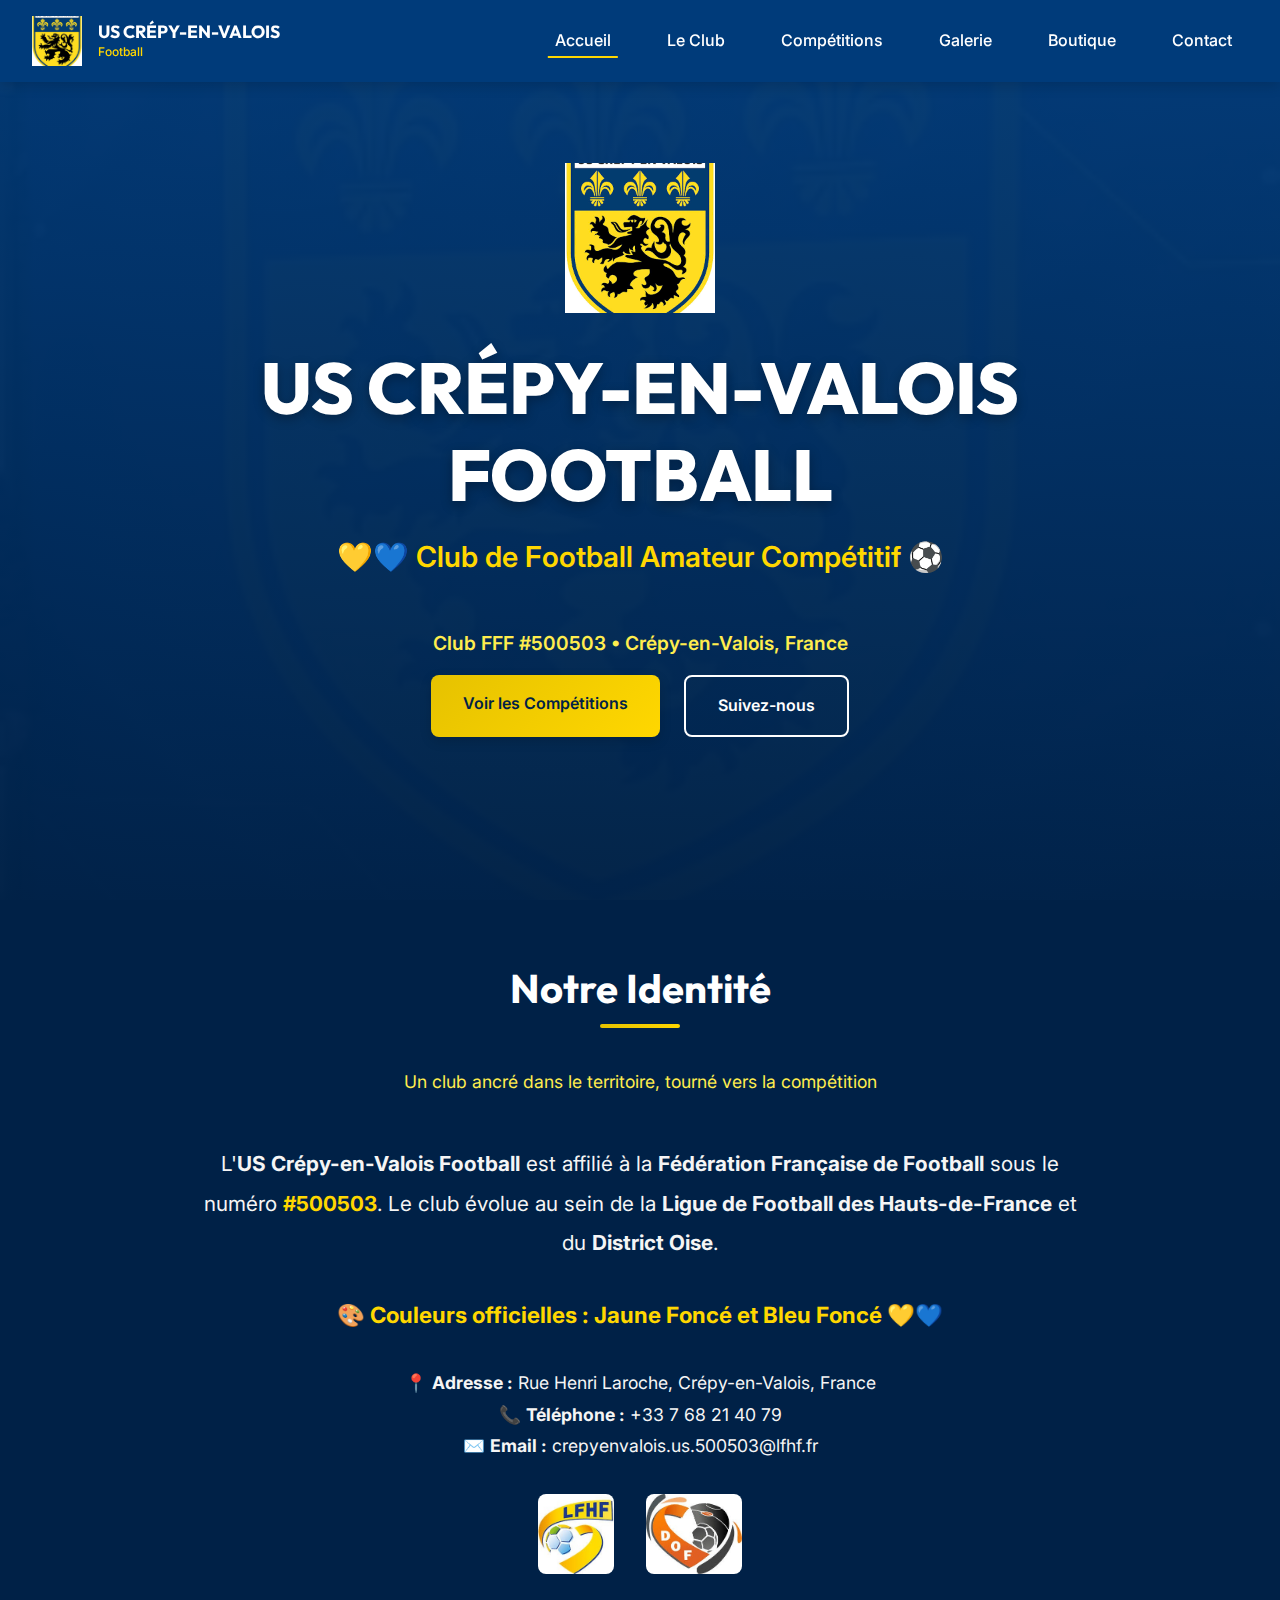
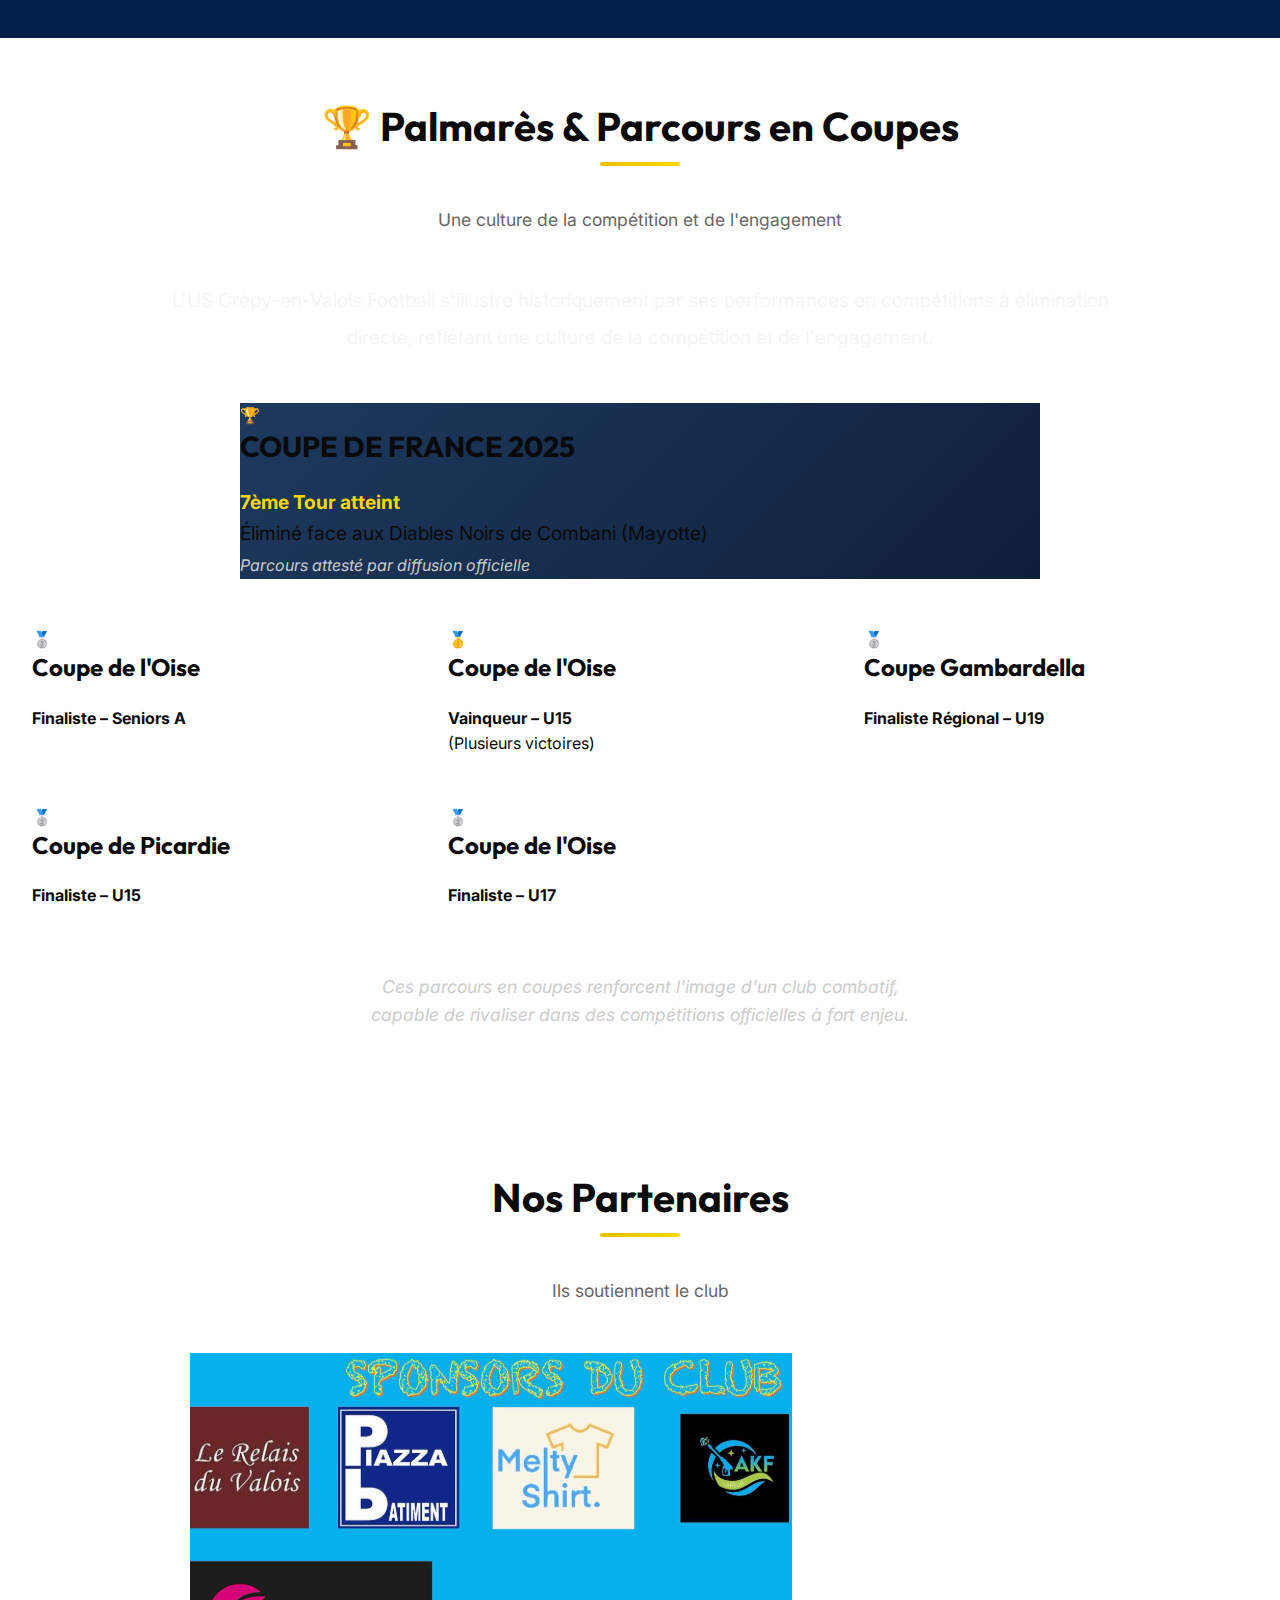
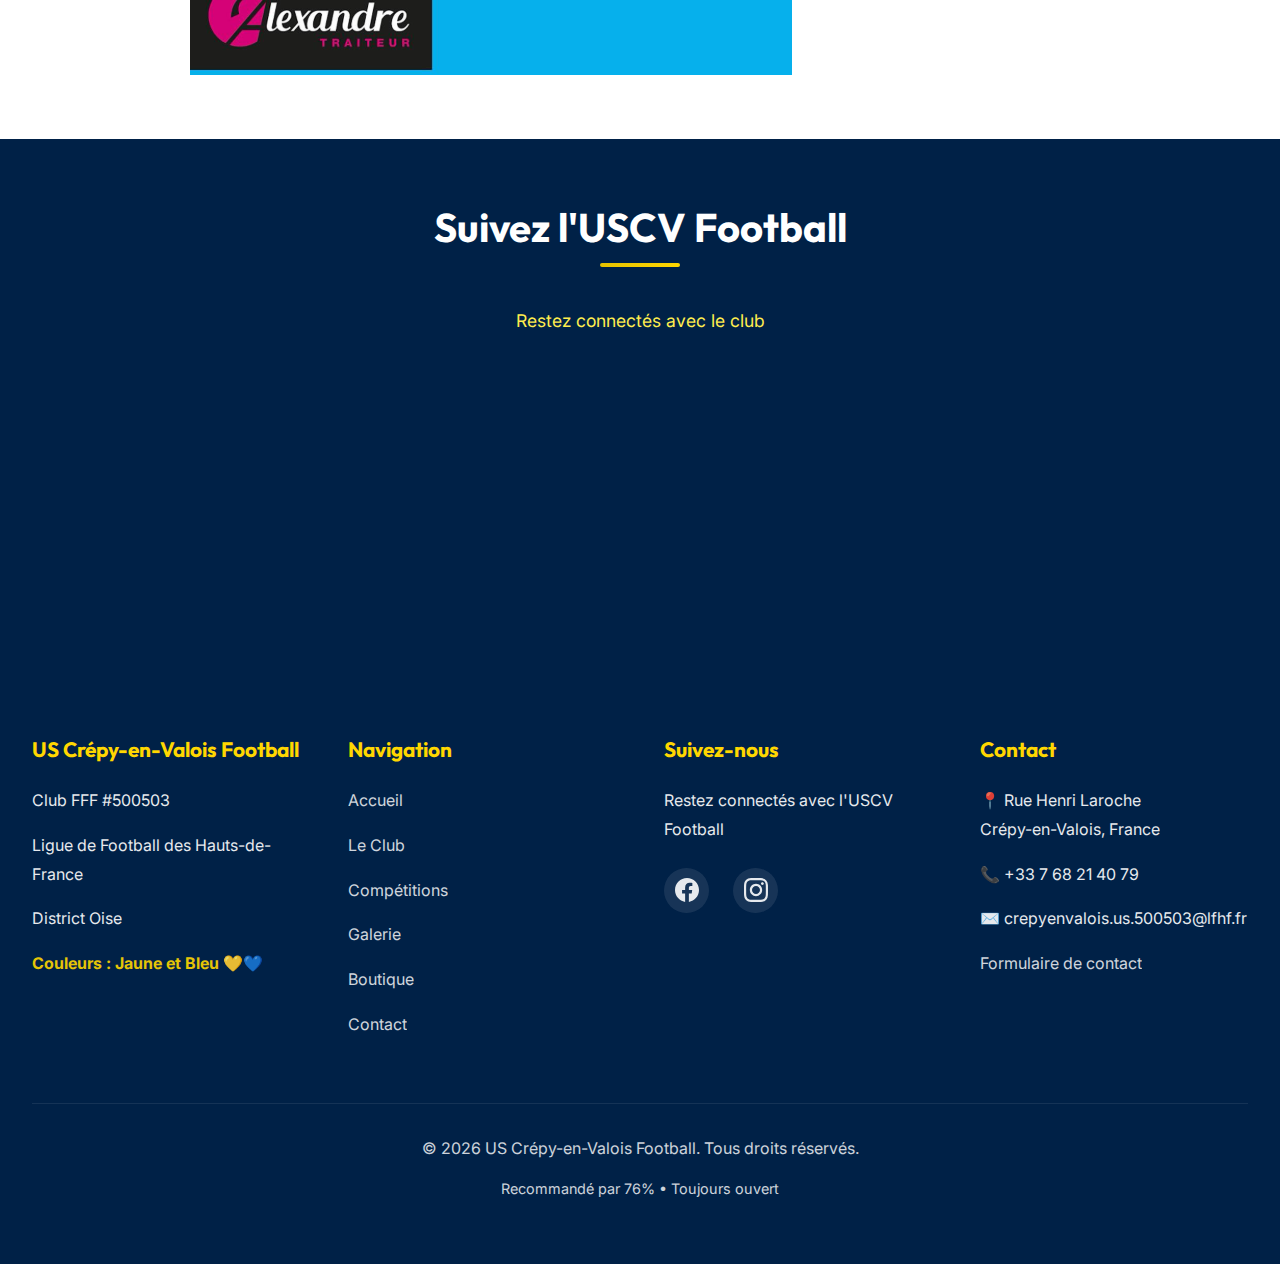
<file: index.html>
<!DOCTYPE html>
<html lang="fr">

<head>
    <meta charset="UTF-8">
    <meta name="viewport" content="width=device-width, initial-scale=1.0">
    <meta name="description"
        content="US Crépy-en-Valois Football - Club FFF #500503 - Page officielle du club de football 💛💙⚽️">
    <meta name="keywords" content="football, Crépy-en-Valois, USCV, Oise, Hauts-de-France, FFF, Coupe de France">
    <title>US Crépy-en-Valois Football - Accueil</title>
    <link rel="stylesheet" href="styles.css">
    <link rel="preconnect" href="https://fonts.googleapis.com">
    <link rel="preconnect" href="https://fonts.gstatic.com" crossorigin>
    <link
        href="https://fonts.googleapis.com/css2?family=Inter:wght@400;500;600;700;800;900&family=Outfit:wght@400;600;700;800;900&display=swap"
        rel="stylesheet">
</head>

<body>
    <!-- Navigation -->
    <nav class="navbar" id="navbar">
        <div class="nav-container">
            <a href="index.html" class="nav-logo">
                <img src="assets/images/logo.png" alt="US Crépy-en-Valois Football Logo">
                <div class="nav-logo-text">
                    <span class="club-name">US CRÉPY-EN-VALOIS</span>
                    <span class="club-location">Football</span>
                </div>
            </a>

            <ul class="nav-menu" id="navMenu">
                <li><a href="index.html" class="active">Accueil</a></li>
                <li><a href="club.html">Le Club</a></li>
                <li><a href="competitions.html">Compétitions</a></li>
                <li><a href="gallery.html">Galerie</a></li>
                <li><a href="boutique.html">Boutique</a></li>
                <li><a href="contact.html">Contact</a></li>
            </ul>

            <div class="nav-toggle" id="navToggle">
                <span></span>
                <span></span>
                <span></span>
            </div>
        </div>
    </nav>

    <!-- Hero Section -->
    <section class="hero">
        <img src="assets/images/blason-officiel.png" alt="Blason US Crépy-en-Valois" class="hero-background">
        <div class="hero-overlay"></div>
        <div class="hero-content">
            <img src="assets/images/logo.png" alt="Logo USCV" class="hero-logo">
            <h1 class="hero-title">US CRÉPY-EN-VALOIS FOOTBALL</h1>
            <p class="hero-subtitle">💛💙 Club de Football Amateur Compétitif ⚽️</p>
            <p style="color: var(--color-gold-light); font-size: 1.2rem; margin-top: 1rem; font-weight: 600;">
                Club FFF #500503 • Crépy-en-Valois, France
            </p>
            <div class="hero-cta">
                <a href="competitions.html" class="btn btn-primary btn-large">Voir les Compétitions</a>
                <a href="https://www.facebook.com/UsCrepyfootball/" target="_blank" rel="noopener noreferrer"
                    class="btn btn-secondary btn-large">Suivez-nous</a>
            </div>
        </div>
    </section>

    <!-- Club Identity Section -->
    <section class="section section-dark">
        <div class="container">
            <div class="section-header">
                <h2 class="section-title">Notre Identité</h2>
                <p class="section-subtitle">Un club ancré dans le territoire, tourné vers la compétition</p>
            </div>

            <div style="max-width: 900px; margin: 0 auto; text-align: center;">
                <p style="font-size: 1.3rem; line-height: 1.9; margin-bottom: 2rem; color: var(--color-gray-light);">
                    L'<strong>US Crépy-en-Valois Football</strong> est affilié à la <strong>Fédération Française de
                        Football</strong>
                    sous le numéro <strong style="color: var(--color-gold-primary);">#500503</strong>. Le club évolue
                    au sein de la <strong>Ligue de Football des
                        Hauts-de-France</strong>
                    et du <strong>District Oise</strong>.
                </p>
                <p
                    style="font-size: 1.4rem; line-height: 1.8; margin-bottom: 2rem; color: var(--color-gold-primary); font-weight: 700;">
                    🎨 Couleurs officielles : Jaune Foncé et Bleu Foncé 💛💙
                </p>
                <p style="font-size: 1.1rem; line-height: 1.8; color: var(--color-gray-light);">
                    📍 <strong>Adresse :</strong> Rue Henri Laroche, Crépy-en-Valois, France<br>
                    📞 <strong>Téléphone :</strong> +33 7 68 21 40 79<br>
                    ✉️ <strong>Email :</strong> crepyenvalois.us.500503@lfhf.fr
                </p>
                <div style="display: flex; justify-content: center; gap: 2rem; margin-top: 2rem; flex-wrap: wrap;">
                    <img src="assets/images/logo-lfhf.jpg" alt="Logo Ligue de Football des Hauts-de-France"
                        style="height: 80px; width: auto; border-radius: 8px;">
                    <img src="assets/images/logo-dof.jpg" alt="Logo District Oise Football"
                        style="height: 80px; width: auto; border-radius: 8px;">
                </div>
            </div>
        </div>
    </section>

    <!-- Palmarès Section -->
    <section class="section section-darker">
        <div class="container">
            <div class="section-header">
                <h2 class="section-title">🏆 Palmarès & Parcours en Coupes</h2>
                <p class="section-subtitle">Une culture de la compétition et de l'engagement</p>
            </div>

            <div style="max-width: 1000px; margin: 0 auto 3rem;">
                <p style="font-size: 1.2rem; line-height: 1.9; text-align: center; color: var(--color-gray-light);">
                    L'US Crépy-en-Valois Football s'illustre historiquement par ses performances en compétitions à
                    élimination directe, reflétant une culture de la compétition et de l'engagement.
                </p>
            </div>

            <!-- Coupe de France Highlight -->
            <div style="max-width: 800px; margin: 0 auto 3rem;">
                <div class="trophy-card" style="background: linear-gradient(135deg, #1E3A5F 0%, #0F1F3A 100%);">
                    <div class="trophy-icon">🏆</div>
                    <h3 class="trophy-title" style="font-size: 1.8rem;">COUPE DE FRANCE 2025</h3>
                    <p class="trophy-description" style="font-size: 1.2rem; margin-top: 1rem;">
                        <strong style="color: var(--color-gold-primary);">7ème Tour atteint</strong><br>
                        Éliminé face aux Diables Noirs de Combani (Mayotte)<br>
                        <em style="color: var(--color-gray-medium); font-size: 1rem;">Parcours attesté par diffusion
                            officielle</em>
                    </p>
                </div>
            </div>

            <!-- Autres Coupes -->
            <div class="card-grid">
                <div class="trophy-card">
                    <div class="trophy-icon">🥈</div>
                    <h4 class="trophy-title">Coupe de l'Oise</h4>
                    <p class="trophy-description">
                        <strong>Finaliste – Seniors A</strong>
                    </p>
                </div>

                <div class="trophy-card">
                    <div class="trophy-icon">🥇</div>
                    <h4 class="trophy-title">Coupe de l'Oise</h4>
                    <p class="trophy-description">
                        <strong>Vainqueur – U15</strong><br>
                        (Plusieurs victoires)
                    </p>
                </div>

                <div class="trophy-card">
                    <div class="trophy-icon">🥈</div>
                    <h4 class="trophy-title">Coupe Gambardella</h4>
                    <p class="trophy-description">
                        <strong>Finaliste Régional – U19</strong>
                    </p>
                </div>

                <div class="trophy-card">
                    <div class="trophy-icon">🥈</div>
                    <h4 class="trophy-title">Coupe de Picardie</h4>
                    <p class="trophy-description">
                        <strong>Finaliste – U15</strong>
                    </p>
                </div>

                <div class="trophy-card">
                    <div class="trophy-icon">🥈</div>
                    <h4 class="trophy-title">Coupe de l'Oise</h4>
                    <p class="trophy-description">
                        <strong>Finaliste – U17</strong>
                    </p>
                </div>
            </div>

            <div style="text-align: center; margin-top: 3rem;">
                <p style="font-size: 1.1rem; color: var(--color-gray-medium); font-style: italic;">
                    Ces parcours en coupes renforcent l'image d'un club combatif,<br>
                    capable de rivaliser dans des compétitions officielles à fort enjeu.
                </p>
            </div>
        </div>
    </section>

    <!-- Sponsors Section -->
    <section class="section section-blue">
        <div class="container">
            <div class="section-header">
                <h2 class="section-title">Nos Partenaires</h2>
                <p class="section-subtitle">Ils soutiennent le club</p>
            </div>

            <div style="max-width: 900px; margin: 0 auto;">
                <div class="image-showcase">
                    <img src="assets/images/sponsors-club.png" alt="Sponsors du Club USCV">
                </div>
            </div>
        </div>
    </section>

    <!-- CTA Section -->
    <section class="section section-dark">
        <div class="container">
            <div class="section-header">
                <h2 class="section-title">Suivez l'USCV Football</h2>
                <p class="section-subtitle">Restez connectés avec le club</p>
            </div>

            <div class="card-grid" style="grid-template-columns: repeat(auto-fit, minmax(280px, 1fr));">
                <div class="card" style="text-align: center;">
                    <div class="card-content">
                        <h3 class="card-title">📊 Compétitions</h3>
                        <p class="card-text" style="margin-bottom: 1.5rem;">
                            Résultats, calendriers et classements officiels
                        </p>
                        <a href="https://epreuves.fff.fr/competition/club/500503-u-s-crepy-en-valois/club"
                            target="_blank" rel="noopener noreferrer" class="btn btn-primary">
                            Site FFF Officiel
                        </a>
                    </div>
                </div>

                <div class="card" style="text-align: center;">
                    <div class="card-content">
                        <h3 class="card-title">📱 Actualités</h3>
                        <p class="card-text" style="margin-bottom: 1.5rem;">
                            Toute l'actualité du club en direct
                        </p>
                        <div style="display: flex; gap: 1rem; justify-content: center; flex-wrap: wrap;">
                            <a href="https://www.facebook.com/UsCrepyfootball/" target="_blank"
                                rel="noopener noreferrer" class="btn btn-primary">
                                Facebook
                            </a>
                            <a href="https://www.instagram.com/uscrepyfootball/" target="_blank"
                                rel="noopener noreferrer" class="btn btn-secondary">
                                Instagram
                            </a>
                        </div>
                    </div>
                </div>

                <div class="card" style="text-align: center;">
                    <div class="card-content">
                        <h3 class="card-title">🛒 Boutique</h3>
                        <p class="card-text" style="margin-bottom: 1.5rem;">
                            Boutique officielle en partenariat avec JAKO
                        </p>
                        <a href="https://team.jako.com/fr-fr/team/boutique_us_cr_py_en_valois" target="_blank"
                            rel="noopener noreferrer" class="btn btn-primary">
                            Boutique JAKO
                        </a>
                    </div>
                </div>
            </div>
        </div>
    </section>

    <!-- Footer -->
    <footer class="footer">
        <div class="footer-content">
            <div class="footer-section">
                <h3>US Crépy-en-Valois Football</h3>
                <p>Club FFF #500503</p>
                <p>Ligue de Football des Hauts-de-France</p>
                <p>District Oise</p>
                <p style="margin-top: 1rem; color: var(--color-gold-primary); font-weight: 700;">Couleurs : Jaune et
                    Bleu 💛💙</p>
            </div>

            <div class="footer-section">
                <h3>Navigation</h3>
                <p><a href="index.html">Accueil</a></p>
                <p><a href="club.html">Le Club</a></p>
                <p><a href="competitions.html">Compétitions</a></p>
                <p><a href="gallery.html">Galerie</a></p>
                <p><a href="boutique.html">Boutique</a></p>
                <p><a href="contact.html">Contact</a></p>
            </div>

            <div class="footer-section">
                <h3>Suivez-nous</h3>
                <p>Restez connectés avec l'USCV Football</p>
                <div class="social-links">
                    <a href="https://www.facebook.com/UsCrepyfootball/" target="_blank" rel="noopener noreferrer"
                        class="social-link" aria-label="Facebook">
                        <svg width="24" height="24" fill="currentColor" viewBox="0 0 24 24">
                            <path
                                d="M24 12.073c0-6.627-5.373-12-12-12s-12 5.373-12 12c0 5.99 4.388 10.954 10.125 11.854v-8.385H7.078v-3.47h3.047V9.43c0-3.007 1.792-4.669 4.533-4.669 1.312 0 2.686.235 2.686.235v2.953H15.83c-1.491 0-1.956.925-1.956 1.874v2.25h3.328l-.532 3.47h-2.796v8.385C19.612 23.027 24 18.062 24 12.073z" />
                        </svg>
                    </a>
                    <a href="https://www.instagram.com/uscrepyfootball/" target="_blank" rel="noopener noreferrer"
                        class="social-link" aria-label="Instagram">
                        <svg width="24" height="24" fill="currentColor" viewBox="0 0 24 24">
                            <path
                                d="M12 2.163c3.204 0 3.584.012 4.85.07 1.366.062 2.633.332 3.608 1.308.975.975 1.245 2.242 1.308 3.608.058 1.266.07 1.646.07 4.85s-.012 3.584-.07 4.85c-.063 1.366-.333 2.633-1.308 3.608-.975.975-2.242 1.245-3.608 1.308-1.266.058-1.646.07-4.85.07s-3.584-.012-4.85-.07c-1.366-.063-2.633-.333-3.608-1.308-.975-.975-1.245-2.242-1.308-3.608-.058-1.266-.07-1.646-.07-4.85s.012-3.584.07-4.85c.062-1.366.332-2.633 1.308-3.608.975-.975 2.242-1.245 3.608-1.308 1.266-.058 1.646-.07 4.85-.07zm0-2.163c-3.259 0-3.667.014-4.947.072-4.358.2-6.78 2.618-6.98 6.98-.059 1.281-.073 1.689-.073 4.948s.014 3.667.072 4.947c.2 4.358 2.618 6.78 6.98 6.98 1.281.058 1.689.072 4.948.072s3.667-.014 4.947-.072c4.358-.2 6.78-2.618 6.98-6.98.058-1.281.072-1.689.072-4.948s-.014-3.667-.072-4.947c-.2-4.358-2.618-6.78-6.98-6.98-1.28-.058-1.689-.072-4.948-.072zm0 5.838c-3.403 0-6.162 2.759-6.162 6.163s2.759 6.163 6.162 6.163 6.162-2.759 6.162-6.163-2.759-6.163-6.162-6.163zm0 10.162c-2.209 0-4-1.791-4-4s1.791-4 4-4 4 1.791 4 4-1.791 4-4 4zm6.406-11.845c-.796 0-1.441.645-1.441 1.44s.645 1.44 1.441 1.44c.795 0 1.439-.645 1.439-1.44s-.644-1.44-1.439-1.44z" />
                        </svg>
                    </a>
                </div>
            </div>

            <div class="footer-section">
                <h3>Contact</h3>
                <p>📍 Rue Henri Laroche<br>Crépy-en-Valois, France</p>
                <p>📞 +33 7 68 21 40 79</p>
                <p>✉️ crepyenvalois.us.500503@lfhf.fr</p>
                <p style="margin-top: 1rem;"><a href="contact.html">Formulaire de contact</a></p>
            </div>
        </div>

        <div class="footer-bottom">
            <p>&copy; 2026 US Crépy-en-Valois Football. Tous droits réservés.</p>
            <p style="margin-top: 0.5rem; font-size: 0.9rem;">Recommandé par 76% • Toujours ouvert</p>
        </div>
    </footer>

    <script src="script.js"></script>
</body>

</html>
</file>
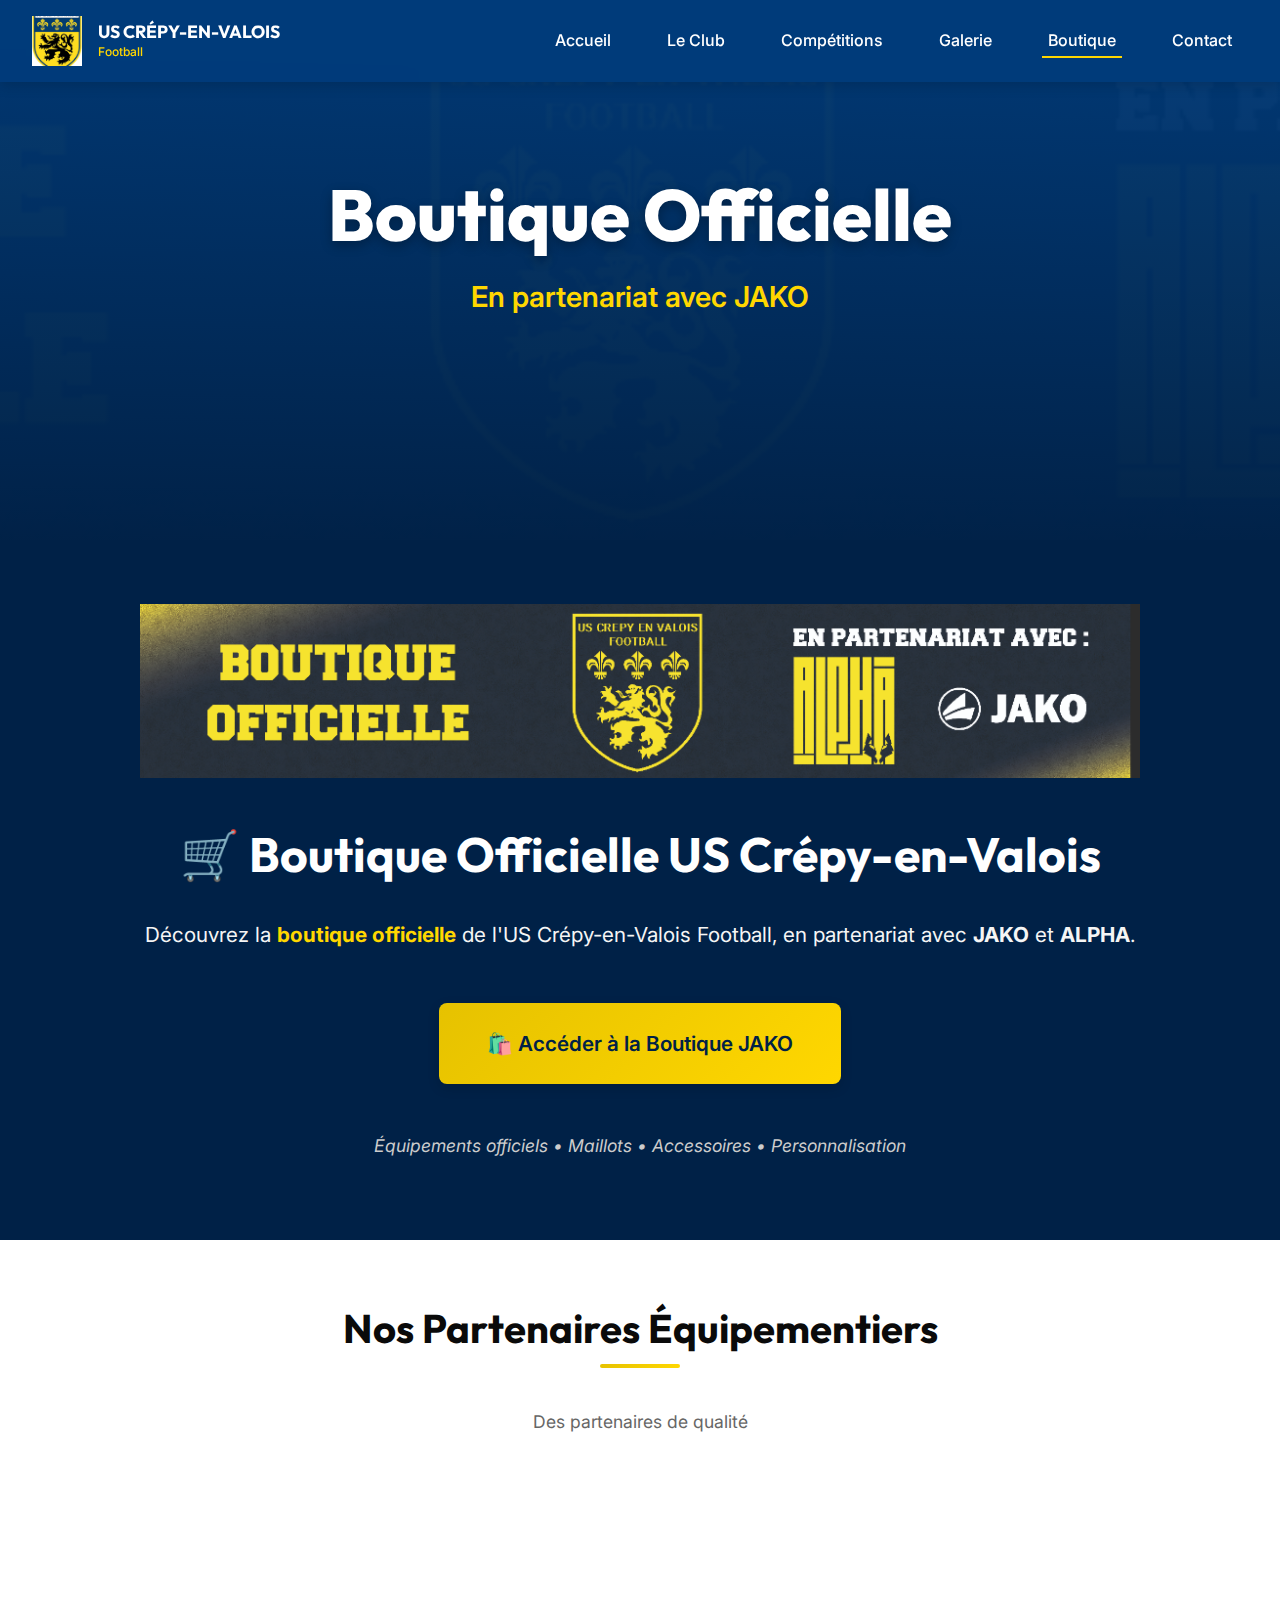
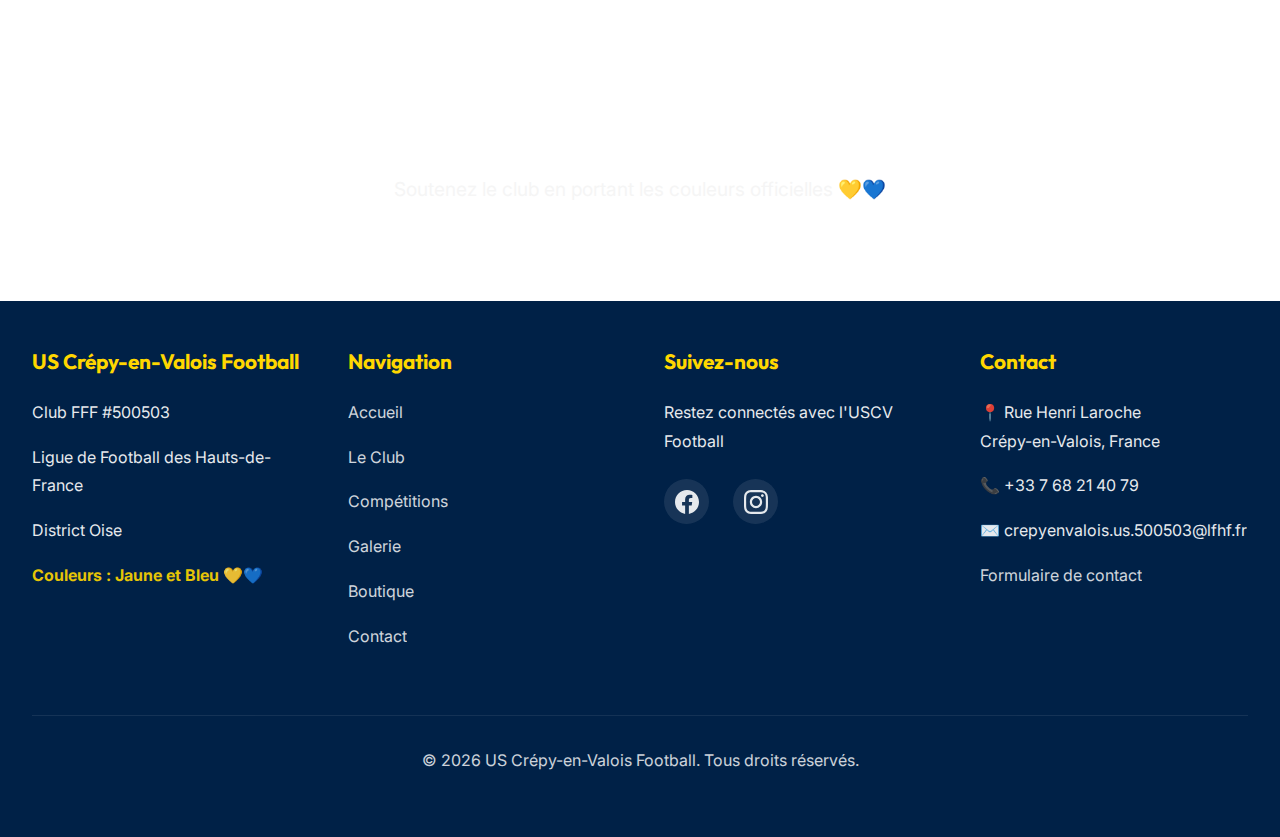
<file: boutique.html>
<!DOCTYPE html>
<html lang="fr">

<head>
    <meta charset="UTF-8">
    <meta name="viewport" content="width=device-width, initial-scale=1.0">
    <meta name="description" content="Boutique officielle US Crépy-en-Valois Football - En partenariat avec JAKO">
    <title>Boutique Officielle - US Crépy-en-Valois Football</title>
    <link rel="stylesheet" href="styles.css">
    <link rel="preconnect" href="https://fonts.googleapis.com">
    <link rel="preconnect" href="https://fonts.gstatic.com" crossorigin>
    <link
        href="https://fonts.googleapis.com/css2?family=Inter:wght@400;500;600;700;800;900&family=Outfit:wght@400;600;700;800;900&display=swap"
        rel="stylesheet">
</head>

<body>
    <!-- Navigation -->
    <nav class="navbar" id="navbar">
        <div class="nav-container">
            <a href="index.html" class="nav-logo">
                <img src="assets/images/logo.png" alt="US Crépy-en-Valois Football Logo">
                <div class="nav-logo-text">
                    <span class="club-name">US CRÉPY-EN-VALOIS</span>
                    <span class="club-location">Football</span>
                </div>
            </a>

            <ul class="nav-menu" id="navMenu">
                <li><a href="index.html">Accueil</a></li>
                <li><a href="club.html">Le Club</a></li>
                <li><a href="competitions.html">Compétitions</a></li>
                <li><a href="gallery.html">Galerie</a></li>
                <li><a href="boutique.html" class="active">Boutique</a></li>
                <li><a href="contact.html">Contact</a></li>
            </ul>

            <div class="nav-toggle" id="navToggle">
                <span></span>
                <span></span>
                <span></span>
            </div>
        </div>
    </nav>

    <!-- Hero Section -->
    <section class="hero" style="min-height: 60vh;">
        <img src="assets/images/boutique-jako.png" alt="Boutique JAKO USCV" class="hero-background"
            style="opacity: 0.25;">
        <div class="hero-overlay"></div>
        <div class="hero-content">
            <h1 class="hero-title">Boutique Officielle</h1>
            <p class="hero-subtitle">En partenariat avec JAKO</p>
        </div>
    </section>

    <!-- Main Content -->
    <section class="section section-dark">
        <div class="container">
            <div style="max-width: 1000px; margin: 0 auto;">
                <!-- Boutique Banner -->
                <div class="image-showcase" style="margin-bottom: 3rem;">
                    <img src="assets/images/boutique-jako.png" alt="Boutique Officielle USCV - Partenariat JAKO">
                </div>

                <!-- CTA Section -->
                <div style="text-align: center;">
                    <h2 style="font-size: clamp(2rem, 5vw, 3rem); margin-bottom: 2rem; color: var(--color-white);">
                        🛒 Boutique Officielle US Crépy-en-Valois
                    </h2>

                    <p
                        style="font-size: 1.3rem; line-height: 1.9; margin-bottom: 3rem; color: var(--color-gray-light);">
                        Découvrez la <strong style="color: var(--color-gold-primary);">boutique officielle</strong> de
                        l'US Crépy-en-Valois Football,
                        en partenariat avec <strong>JAKO</strong> et <strong>ALPHA</strong>.
                    </p>

                    <div style="margin-bottom: 3rem;">
                        <a href="https://team.jako.com/fr-fr/team/boutique_us_cr_py_en_valois" target="_blank"
                            rel="noopener noreferrer" class="btn btn-primary btn-large"
                            style="font-size: 1.3rem; padding: 1.5rem 3rem;">
                            🛍️ Accéder à la Boutique JAKO
                        </a>
                    </div>

                    <p style="font-size: 1.1rem; color: var(--color-gray-medium); font-style: italic;">
                        Équipements officiels • Maillots • Accessoires • Personnalisation
                    </p>
                </div>
            </div>
        </div>
    </section>

    <!-- Partenaires Section -->
    <section class="section section-darker">
        <div class="container">
            <div class="section-header">
                <h2 class="section-title">Nos Partenaires Équipementiers</h2>
                <p class="section-subtitle">Des partenaires de qualité</p>
            </div>

            <div class="card-grid" style="grid-template-columns: repeat(auto-fit, minmax(300px, 1fr));">
                <div class="card" style="text-align: center;">
                    <div class="card-content">
                        <h3 class="card-title">JAKO</h3>
                        <p class="card-text" style="margin-bottom: 1.5rem;">
                            <strong>Équipementier officiel</strong><br>
                            Maillots, shorts, chaussettes et équipements d'entraînement
                        </p>
                        <a href="https://team.jako.com/fr-fr/team/boutique_us_cr_py_en_valois" target="_blank"
                            rel="noopener noreferrer" class="btn btn-primary">
                            Boutique JAKO
                        </a>
                    </div>
                </div>

                <div class="card" style="text-align: center;">
                    <div class="card-content">
                        <h3 class="card-title">ALPHA</h3>
                        <p class="card-text" style="margin-bottom: 1.5rem;">
                            <strong>Partenaire officiel</strong><br>
                            Équipements et accessoires sportifs
                        </p>
                    </div>
                </div>
            </div>

            <div style="text-align: center; margin-top: 3rem;">
                <p style="font-size: 1.2rem; color: var(--color-gray-light); margin-bottom: 2rem;">
                    Soutenez le club en portant les couleurs officielles 💛💙
                </p>
            </div>
        </div>
    </section>

    <!-- Footer -->
    <footer class="footer">
        <div class="footer-content">
            <div class="footer-section">
                <h3>US Crépy-en-Valois Football</h3>
                <p>Club FFF #500503</p>
                <p>Ligue de Football des Hauts-de-France</p>
                <p>District Oise</p>
                <p style="margin-top: 1rem; color: var(--color-gold-primary); font-weight: 700;">Couleurs : Jaune et
                    Bleu 💛💙</p>
            </div>

            <div class="footer-section">
                <h3>Navigation</h3>
                <p><a href="index.html">Accueil</a></p>
                <p><a href="club.html">Le Club</a></p>
                <p><a href="competitions.html">Compétitions</a></p>
                <p><a href="gallery.html">Galerie</a></p>
                <p><a href="boutique.html">Boutique</a></p>
                <p><a href="contact.html">Contact</a></p>
            </div>

            <div class="footer-section">
                <h3>Suivez-nous</h3>
                <p>Restez connectés avec l'USCV Football</p>
                <div class="social-links">
                    <a href="https://www.facebook.com/UsCrepyfootball/" target="_blank" rel="noopener noreferrer"
                        class="social-link" aria-label="Facebook">
                        <svg width="24" height="24" fill="currentColor" viewBox="0 0 24 24">
                            <path
                                d="M24 12.073c0-6.627-5.373-12-12-12s-12 5.373-12 12c0 5.99 4.388 10.954 10.125 11.854v-8.385H7.078v-3.47h3.047V9.43c0-3.007 1.792-4.669 4.533-4.669 1.312 0 2.686.235 2.686.235v2.953H15.83c-1.491 0-1.956.925-1.956 1.874v2.25h3.328l-.532 3.47h-2.796v8.385C19.612 23.027 24 18.062 24 12.073z" />
                        </svg>
                    </a>
                    <a href="https://www.instagram.com/uscrepyfootball/" target="_blank" rel="noopener noreferrer"
                        class="social-link" aria-label="Instagram">
                        <svg width="24" height="24" fill="currentColor" viewBox="0 0 24 24">
                            <path
                                d="M12 2.163c3.204 0 3.584.012 4.85.07 1.366.062 2.633.332 3.608 1.308.975.975 1.245 2.242 1.308 3.608.058 1.266.07 1.646.07 4.85s-.012 3.584-.07 4.85c-.063 1.366-.333 2.633-1.308 3.608-.975.975-2.242 1.245-3.608 1.308-1.266.058-1.646.07-4.85.07s-3.584-.012-4.85-.07c-1.366-.063-2.633-.333-3.608-1.308-.975-.975-1.245-2.242-1.308-3.608-.058-1.266-.07-1.646-.07-4.85s.012-3.584.07-4.85c.062-1.366.332-2.633 1.308-3.608.975-.975 2.242-1.245 3.608-1.308 1.266-.058 1.646-.07 4.85-.07zm0-2.163c-3.259 0-3.667.014-4.947.072-4.358.2-6.78 2.618-6.98 6.98-.059 1.281-.073 1.689-.073 4.948s.014 3.667.072 4.947c.2 4.358 2.618 6.78 6.98 6.98 1.281.058 1.689.072 4.948.072s3.667-.014 4.947-.072c4.358-.2 6.78-2.618 6.98-6.98.058-1.281.072-1.689.072-4.948s-.014-3.667-.072-4.947c-.2-4.358-2.618-6.78-6.98-6.98-1.28-.058-1.689-.072-4.948-.072zm0 5.838c-3.403 0-6.162 2.759-6.162 6.163s2.759 6.163 6.162 6.163 6.162-2.759 6.162-6.163-2.759-6.163-6.162-6.163zm0 10.162c-2.209 0-4-1.791-4-4s1.791-4 4-4 4 1.791 4 4-1.791 4-4 4zm6.406-11.845c-.796 0-1.441.645-1.441 1.44s.645 1.44 1.441 1.44c.795 0 1.439-.645 1.439-1.44s-.644-1.44-1.439-1.44z" />
                        </svg>
                    </a>
                </div>
            </div>

            <div class="footer-section">
                <h3>Contact</h3>
                <p>📍 Rue Henri Laroche<br>Crépy-en-Valois, France</p>
                <p>📞 +33 7 68 21 40 79</p>
                <p>✉️ crepyenvalois.us.500503@lfhf.fr</p>
                <p style="margin-top: 1rem;"><a href="contact.html">Formulaire de contact</a></p>
            </div>
        </div>

        <div class="footer-bottom">
            <p>&copy; 2026 US Crépy-en-Valois Football. Tous droits réservés.</p>
        </div>
    </footer>

    <script src="script.js"></script>
</body>

</html>
</file>
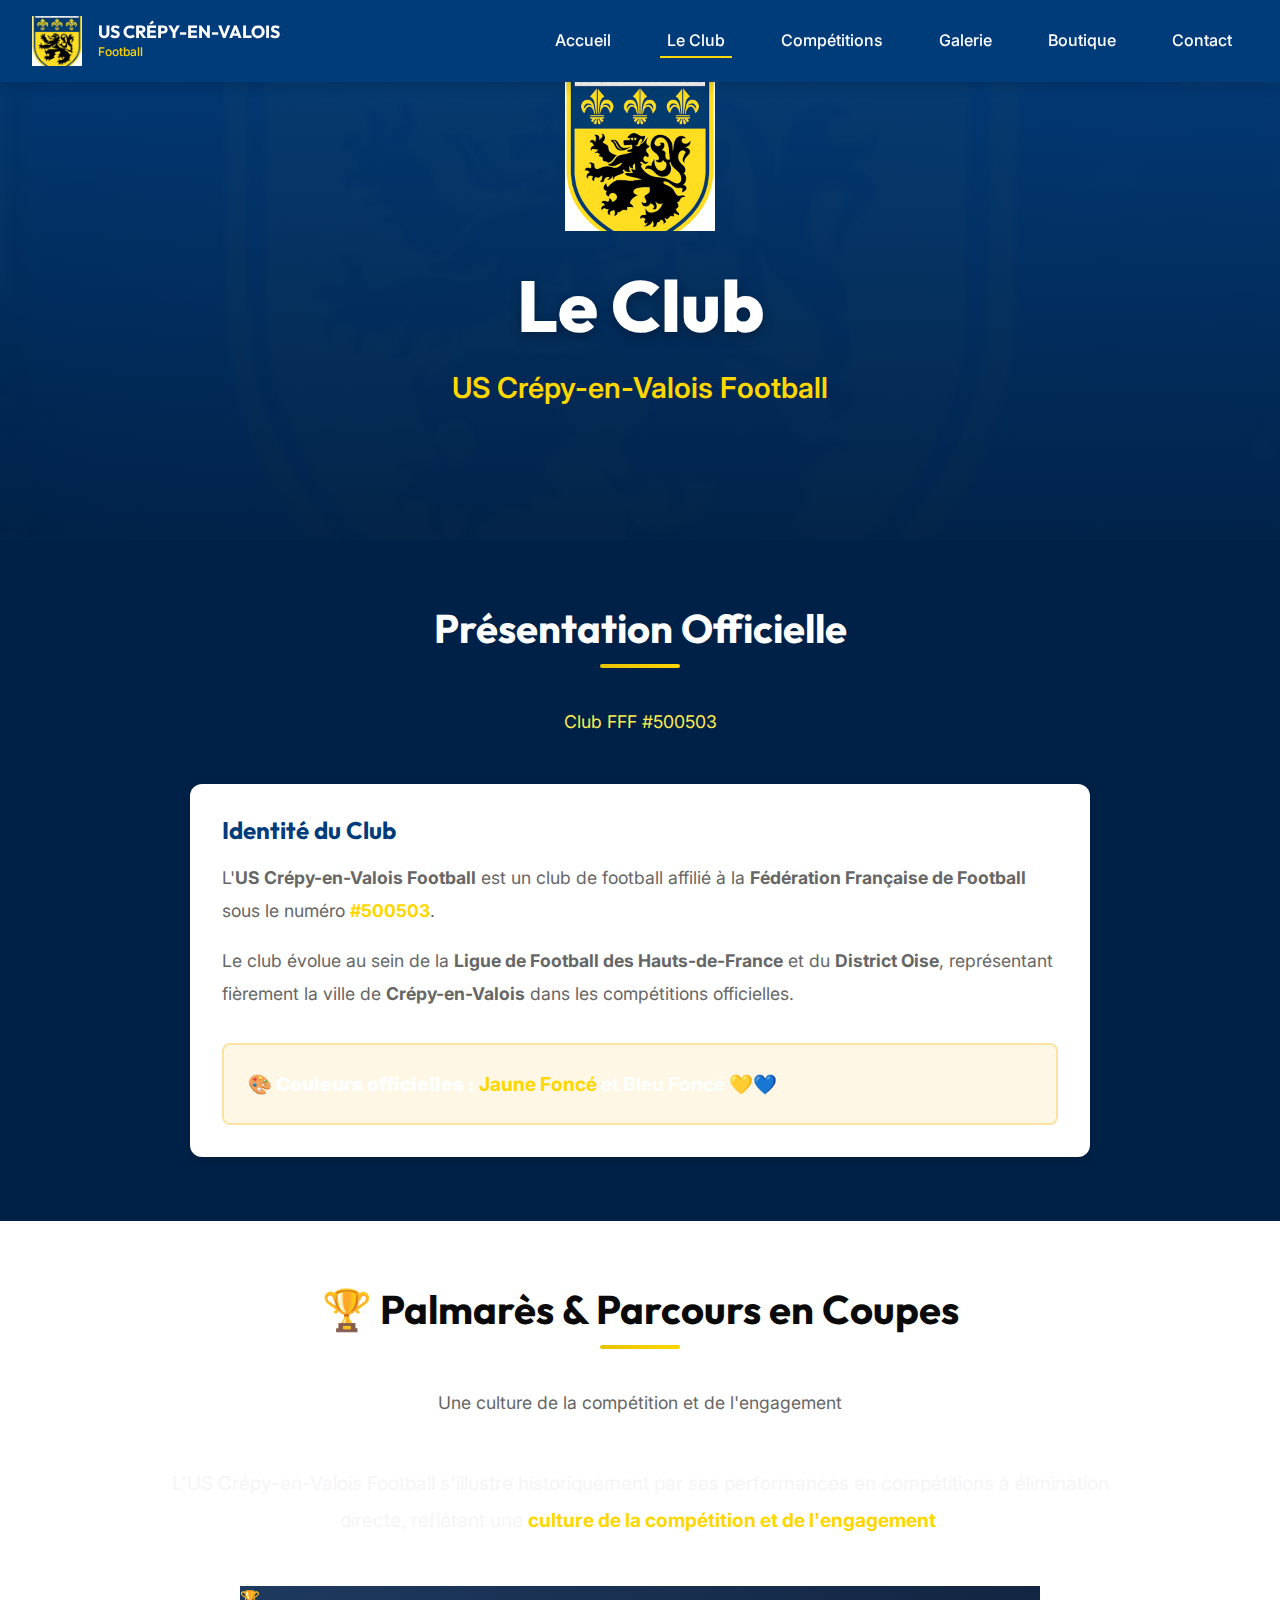
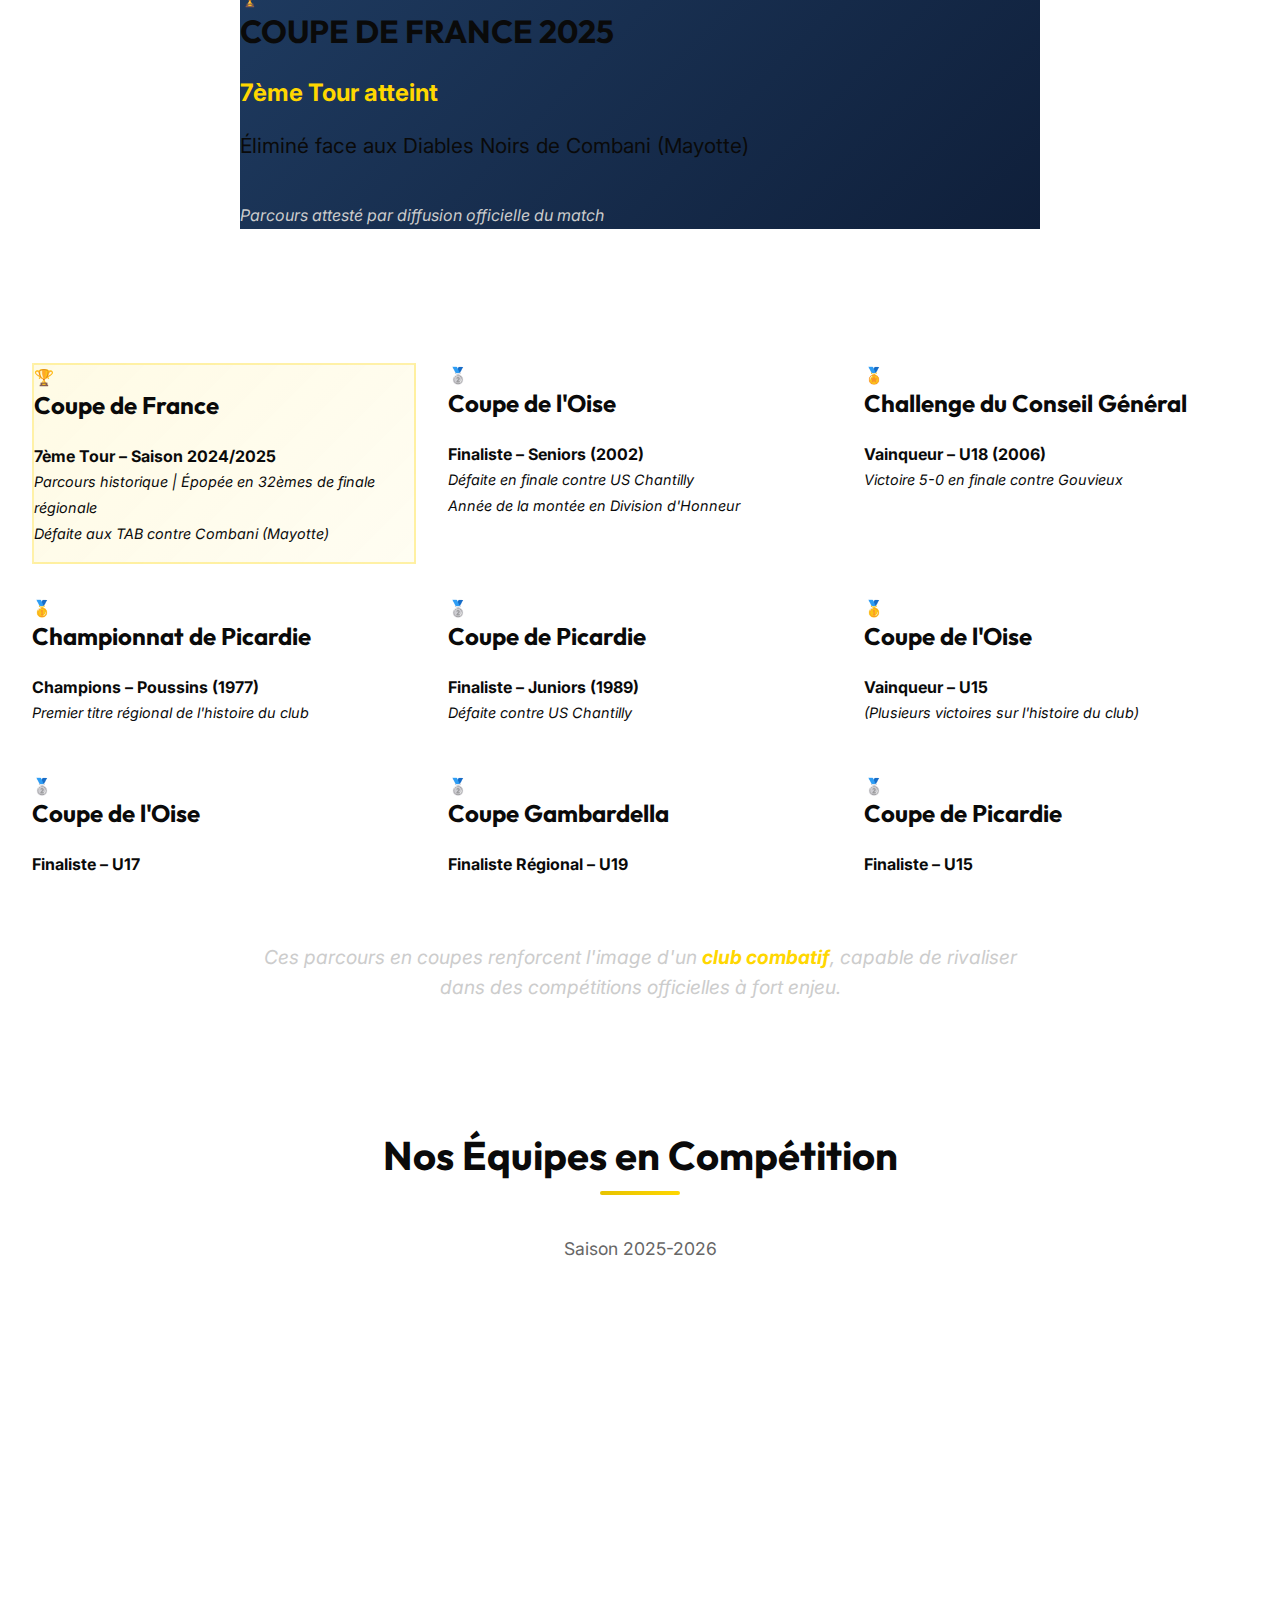
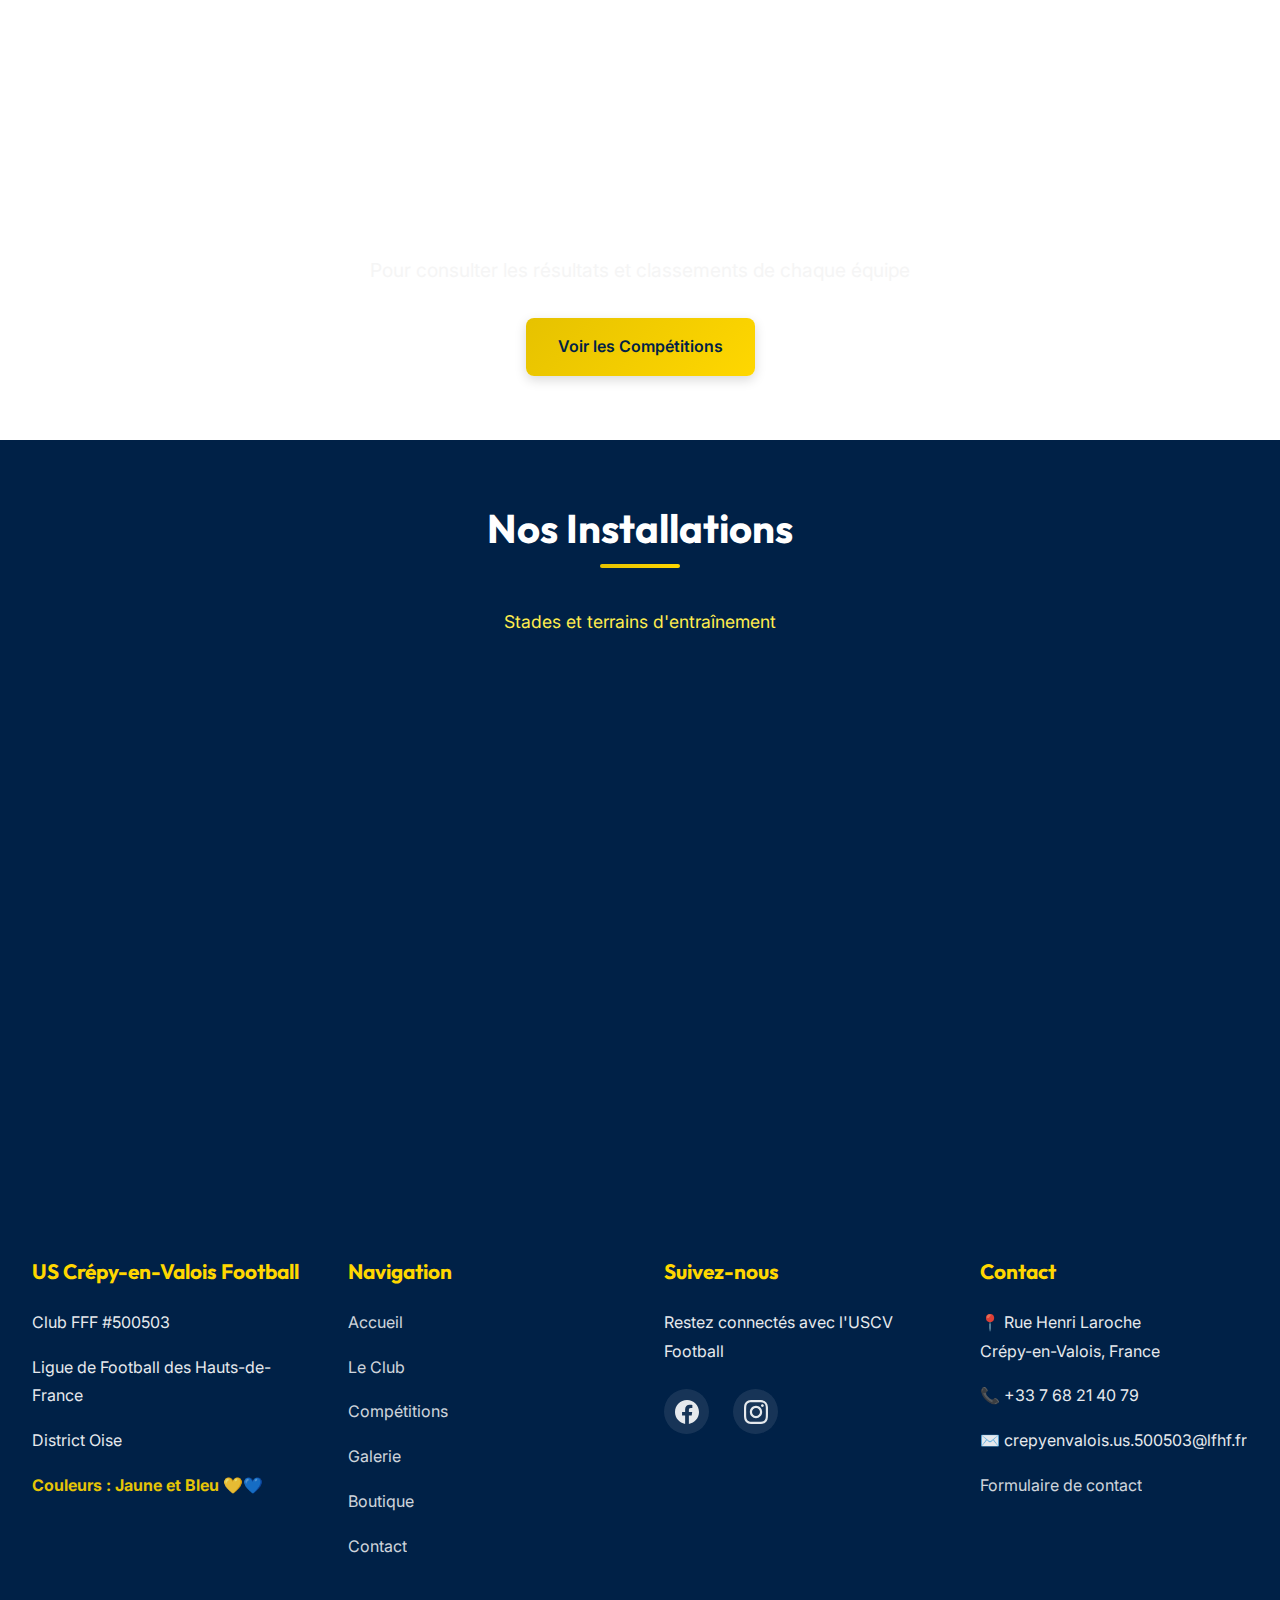
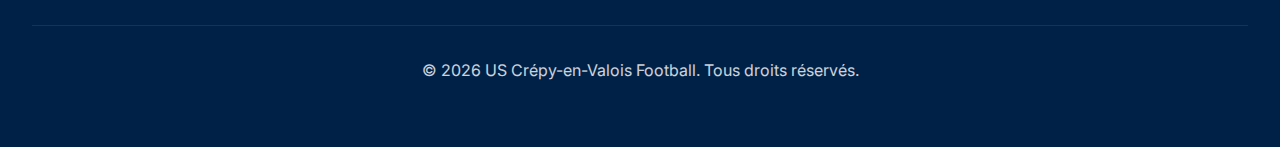
<file: club.html>
<!DOCTYPE html>
<html lang="fr">

<head>
    <meta charset="UTF-8">
    <meta name="viewport" content="width=device-width, initial-scale=1.0">
    <meta name="description"
        content="Découvrez l'US Crépy-en-Valois Football - Club FFF #500503 - Palmarès et parcours en coupes">
    <title>Le Club - US Crépy-en-Valois Football</title>
    <link rel="stylesheet" href="styles.css">
    <link rel="preconnect" href="https://fonts.googleapis.com">
    <link rel="preconnect" href="https://fonts.gstatic.com" crossorigin>
    <link
        href="https://fonts.googleapis.com/css2?family=Inter:wght@400;500;600;700;800;900&family=Outfit:wght@400;600;700;800;900&display=swap"
        rel="stylesheet">
</head>

<body>
    <!-- Navigation -->
    <nav class="navbar" id="navbar">
        <div class="nav-container">
            <a href="index.html" class="nav-logo">
                <img src="assets/images/logo.png" alt="US Crépy-en-Valois Football Logo">
                <div class="nav-logo-text">
                    <span class="club-name">US CRÉPY-EN-VALOIS</span>
                    <span class="club-location">Football</span>
                </div>
            </a>

            <ul class="nav-menu" id="navMenu">
                <li><a href="index.html">Accueil</a></li>
                <li><a href="club.html" class="active">Le Club</a></li>
                <li><a href="competitions.html">Compétitions</a></li>
                <li><a href="gallery.html">Galerie</a></li>
                <li><a href="boutique.html">Boutique</a></li>
                <li><a href="contact.html">Contact</a></li>
            </ul>

            <div class="nav-toggle" id="navToggle">
                <span></span>
                <span></span>
                <span></span>
            </div>
        </div>
    </nav>

    <!-- Hero Section -->
    <section class="hero" style="min-height: 60vh;">
        <img src="assets/images/blason-officiel.png" alt="Blason USCV" class="hero-background">
        <div class="hero-overlay"></div>
        <div class="hero-content">
            <img src="assets/images/logo.png" alt="Logo USCV" class="hero-logo" style="width: 150px;">
            <h1 class="hero-title">Le Club</h1>
            <p class="hero-subtitle">US Crépy-en-Valois Football</p>
        </div>
    </section>

    <!-- Présentation Officielle -->
    <section class="section section-dark">
        <div class="container">
            <div class="section-header">
                <h2 class="section-title">Présentation Officielle</h2>
                <p class="section-subtitle">Club FFF #500503</p>
            </div>

            <div style="max-width: 900px; margin: 0 auto;">
                <div class="card">
                    <div class="card-content">
                        <h3 class="card-title">Identité du Club</h3>
                        <p class="card-text" style="line-height: 1.9; font-size: 1.1rem;">
                            L'<strong>US Crépy-en-Valois Football</strong> est un club de football affilié à la
                            <strong>Fédération Française de Football</strong> sous le numéro
                            <strong style="color: var(--color-gold-primary);">#500503</strong>.
                        </p>
                        <p class="card-text" style="line-height: 1.9; margin-top: 1rem; font-size: 1.1rem;">
                            Le club évolue au sein de la <strong>Ligue de Football des Hauts-de-France</strong>
                            et du <strong>District Oise</strong>, représentant fièrement la ville de
                            <strong>Crépy-en-Valois</strong>
                            dans les compétitions officielles.
                        </p>
                        <div
                            style="margin-top: 2rem; padding: 1.5rem; background: rgba(244, 180, 0, 0.1); border-radius: var(--radius-md); border: 2px solid rgba(244, 180, 0, 0.3);">
                            <p style="margin: 0; font-size: 1.2rem; color: var(--color-white); font-weight: 700;">
                                🎨 <strong>Couleurs officielles :</strong>
                                <span style="color: var(--color-gold-primary);">Jaune Foncé</span> et
                                <span style="color: var(--color-blue-accent);">Bleu Foncé</span> 💛💙
                            </p>
                        </div>
                    </div>
                </div>
            </div>
        </div>
    </section>

    <!-- Palmarès Détaillé -->
    <section class="section section-darker">
        <div class="container">
            <div class="section-header">
                <h2 class="section-title">🏆 Palmarès & Parcours en Coupes</h2>
                <p class="section-subtitle">Une culture de la compétition et de l'engagement</p>
            </div>

            <div style="max-width: 1000px; margin: 0 auto 3rem;">
                <p style="font-size: 1.2rem; line-height: 1.9; text-align: center; color: var(--color-gray-light);">
                    L'US Crépy-en-Valois Football s'illustre historiquement par ses performances en compétitions à
                    élimination directe, reflétant une <strong style="color: var(--color-gold-primary);">culture de la
                        compétition et de l'engagement</strong>.
                </p>
            </div>

            <!-- Coupe de France Highlight -->
            <div style="max-width: 800px; margin: 0 auto 3rem;">
                <div class="trophy-card" style="background: linear-gradient(135deg, #1E3A5F 0%, #0F1F3A 100%);">
                    <div class="trophy-icon">🏆</div>
                    <h3 class="trophy-title" style="font-size: 2rem;">COUPE DE FRANCE 2025</h3>
                    <p class="trophy-description" style="font-size: 1.3rem; margin-top: 1rem;">
                        <strong style="color: var(--color-gold-primary); font-size: 1.5rem;">7ème Tour
                            atteint</strong><br>
                        <span style="margin-top: 1rem; display: block;">Éliminé face aux Diables Noirs de Combani
                            (Mayotte)</span><br>
                        <em
                            style="color: var(--color-gray-medium); font-size: 1rem; margin-top: 0.5rem; display: block;">
                            Parcours attesté par diffusion officielle du match
                        </em>
                    </p>
                </div>
            </div>

            <!-- Autres Coupes -->
           <h3 style="text-align: center; font-size: 2rem; margin-bottom: 2rem; color: var(--color-white);">
    Autres Compétitions de Coupe
</h3>

<div class="card-grid">
    <!-- Performance historique récente à mettre en avant -->
    <div class="trophy-card" style="background: linear-gradient(135deg, rgba(255,215,0,0.1) 0%, rgba(255,215,0,0.05) 100%); border: 2px solid rgba(255,215,0,0.3);">
        <div class="trophy-icon">🏆</div>
        <h4 class="trophy-title">Coupe de France</h4>
        <p class="trophy-description">
            <strong>7ème Tour – Saison 2024/2025</strong><br>
            <em style="font-size: 0.9rem;">Parcours historique | Épopée en 32èmes de finale régionale<br>Défaite aux TAB contre Combani (Mayotte)</em>
        </p>
    </div>

    <div class="trophy-card">
        <div class="trophy-icon">🥈</div>
        <h4 class="trophy-title">Coupe de l'Oise</h4>
        <p class="trophy-description">
            <strong>Finaliste – Seniors (2002)</strong><br>
            <em style="font-size: 0.9rem;">Défaite en finale contre US Chantilly<br>Année de la montée en Division d'Honneur</em>
        </p>
    </div>

    <div class="trophy-card">
        <div class="trophy-icon">🏅</div>
        <h4 class="trophy-title">Challenge du Conseil Général</h4>
        <p class="trophy-description">
            <strong>Vainqueur – U18 (2006)</strong><br>
            <em style="font-size: 0.9rem;">Victoire 5-0 en finale contre Gouvieux</em>
        </p>
    </div>

    <div class="trophy-card">
        <div class="trophy-icon">🥇</div>
        <h4 class="trophy-title">Championnat de Picardie</h4>
        <p class="trophy-description">
            <strong>Champions – Poussins (1977)</strong><br>
            <em style="font-size: 0.9rem;">Premier titre régional de l'histoire du club</em>
        </p>
    </div>

    <div class="trophy-card">
        <div class="trophy-icon">🥈</div>
        <h4 class="trophy-title">Coupe de Picardie</h4>
        <p class="trophy-description">
            <strong>Finaliste – Juniors (1989)</strong><br>
            <em style="font-size: 0.9rem;">Défaite contre US Chantilly</em>
        </p>
    </div>

    <div class="trophy-card">
        <div class="trophy-icon">🥇</div>
        <h4 class="trophy-title">Coupe de l'Oise</h4>
        <p class="trophy-description">
            <strong>Vainqueur – U15</strong><br>
            <em style="font-size: 0.9rem;">(Plusieurs victoires sur l'histoire du club)</em>
        </p>
    </div>

    <div class="trophy-card">
        <div class="trophy-icon">🥈</div>
        <h4 class="trophy-title">Coupe de l'Oise</h4>
        <p class="trophy-description">
            <strong>Finaliste – U17</strong>
        </p>
    </div>

    <div class="trophy-card">
        <div class="trophy-icon">🥈</div>
        <h4 class="trophy-title">Coupe Gambardella</h4>
        <p class="trophy-description">
            <strong>Finaliste Régional – U19</strong>
        </p>
    </div>

    <div class="trophy-card">
        <div class="trophy-icon">🥈</div>
        <h4 class="trophy-title">Coupe de Picardie</h4>
        <p class="trophy-description">
            <strong>Finaliste – U15</strong>
        </p>
    </div>
</div>

            <div style="text-align: center; margin-top: 3rem;">
                <p
                    style="font-size: 1.2rem; color: var(--color-gray-medium); font-style: italic; max-width: 800px; margin: 0 auto;">
                    Ces parcours en coupes renforcent l'image d'un <strong
                        style="color: var(--color-gold-primary);">club
                        combatif</strong>,
                    capable de rivaliser dans des compétitions officielles à fort enjeu.
                </p>
            </div>
        </div>
    </section>

    <!-- Structure du Club -->
    <section class="section section-blue">
        <div class="container">
            <div class="section-header">
                <h2 class="section-title">Nos Équipes en Compétition</h2>
                <p class="section-subtitle">Saison 2025-2026</p>
            </div>

            <div class="card-grid">
                <div class="card">
                    <div class="card-content">
                        <h3 class="card-title">⚽ Seniors 1</h3>
                        <p class="card-text">
                            <strong>Championnat Regional 3</strong><br>
                            Ligue de Football des Hauts-de-France
                        </p>
                        <div class="card-meta">
                            <span>🏆 Regional 3</span>
                            <span>👥 Seniors</span>
                        </div>
                    </div>
                </div>

                <div class="card">
                    <div class="card-content">
                        <h3 class="card-title">⚽ Seniors 2</h3>
                        <p class="card-text">
                            <strong>Division 4</strong><br>
                            District Oise
                        </p>
                        <div class="card-meta">
                            <span>🏆 D4 District</span>
                            <span>👥 Seniors</span>
                        </div>
                    </div>
                </div>

                <div class="card">
                    <div class="card-content">
                        <h3 class="card-title">👦 U15-U14 1</h3>
                        <p class="card-text">
                            <strong>Division 2</strong><br>
                            Ligue de Football des Hauts-de-France
                        </p>
                        <div class="card-meta">
                            <span>🏆 D2 Ligue</span>
                            <span>👦 Jeunes</span>
                        </div>
                    </div>
                </div>

                <div class="card">
                    <div class="card-content">
                        <h3 class="card-title">👦 U15-U14 21</h3>
                        <p class="card-text">
                            <strong>Division 2</strong><br>
                            Ligue de Football des Hauts-de-France
                        </p>
                        <div class="card-meta">
                            <span>🏆 D2 Ligue</span>
                            <span>👦 Jeunes</span>
                        </div>
                    </div>
                </div>
            </div>

            <div style="text-align: center; margin-top: 3rem;">
                <p style="font-size: 1.2rem; color: var(--color-gray-light); margin-bottom: 2rem;">
                    Pour consulter les résultats et classements de chaque équipe
                </p>
                <a href="competitions.html" class="btn btn-primary btn-large">
                    Voir les Compétitions
                </a>
            </div>
        </div>
    </section>

    <!-- Installations -->
    <section class="section section-dark">
        <div class="container">
            <div class="section-header">
                <h2 class="section-title">Nos Installations</h2>
                <p class="section-subtitle">Stades et terrains d'entraînement</p>
            </div>

            <div class="card-grid" style="grid-template-columns: repeat(auto-fit, minmax(350px, 1fr));">
                <div class="card">
                    <img src="assets/images/stadium.jpg" alt="Complexe Sportif Patrice Cauvin" class="card-image">
                    <div class="card-content">
                        <h3 class="card-title">Complexe Sportif Patrice Cauvin</h3>
                        <p class="card-text">
                            📍 <strong>Rue Henri Laroche</strong><br>
                            60800 Crépy-en-Valois
                        </p>
                        <p class="card-text" style="margin-top: 1rem;">
                            Installation principale du club pour les entraînements et les matchs à domicile.
                        </p>
                    </div>
                </div>

                <div class="card">
                    <img src="assets/images/stadium.jpg" alt="Stade Municipal 2" class="card-image">
                    <div class="card-content">
                        <h3 class="card-title">Stade Municipal 2</h3>
                        <p class="card-text">
                            📍 <strong>Rue Jacques Ratisbonne</strong><br>
                            60800 Crépy-en-Valois
                        </p>
                        <p class="card-text" style="margin-top: 1rem;">
                            Terrain complémentaire utilisé par le club pour les activités sportives.
                        </p>
                    </div>
                </div>
            </div>
        </div>
    </section>

    <!-- Footer -->
    <footer class="footer">
        <div class="footer-content">
            <div class="footer-section">
                <h3>US Crépy-en-Valois Football</h3>
                <p>Club FFF #500503</p>
                <p>Ligue de Football des Hauts-de-France</p>
                <p>District Oise</p>
                <p style="margin-top: 1rem; color: var(--color-gold-primary); font-weight: 700;">Couleurs : Jaune et
                    Bleu 💛💙</p>
            </div>

            <div class="footer-section">
                <h3>Navigation</h3>
                <p><a href="index.html">Accueil</a></p>
                <p><a href="club.html">Le Club</a></p>
                <p><a href="competitions.html">Compétitions</a></p>
                <p><a href="gallery.html">Galerie</a></p>
                <p><a href="boutique.html">Boutique</a></p>
                <p><a href="contact.html">Contact</a></p>
            </div>

            <div class="footer-section">
                <h3>Suivez-nous</h3>
                <p>Restez connectés avec l'USCV Football</p>
                <div class="social-links">
                    <a href="https://www.facebook.com/UsCrepyfootball/" target="_blank" rel="noopener noreferrer"
                        class="social-link" aria-label="Facebook">
                        <svg width="24" height="24" fill="currentColor" viewBox="0 0 24 24">
                            <path
                                d="M24 12.073c0-6.627-5.373-12-12-12s-12 5.373-12 12c0 5.99 4.388 10.954 10.125 11.854v-8.385H7.078v-3.47h3.047V9.43c0-3.007 1.792-4.669 4.533-4.669 1.312 0 2.686.235 2.686.235v2.953H15.83c-1.491 0-1.956.925-1.956 1.874v2.25h3.328l-.532 3.47h-2.796v8.385C19.612 23.027 24 18.062 24 12.073z" />
                        </svg>
                    </a>
                    <a href="https://www.instagram.com/uscrepyfootball/" target="_blank" rel="noopener noreferrer"
                        class="social-link" aria-label="Instagram">
                        <svg width="24" height="24" fill="currentColor" viewBox="0 0 24 24">
                            <path
                                d="M12 2.163c3.204 0 3.584.012 4.85.07 1.366.062 2.633.332 3.608 1.308.975.975 1.245 2.242 1.308 3.608.058 1.266.07 1.646.07 4.85s-.012 3.584-.07 4.85c-.063 1.366-.333 2.633-1.308 3.608-.975.975-2.242 1.245-3.608 1.308-1.266.058-1.646.07-4.85.07s-3.584-.012-4.85-.07c-1.366-.063-2.633-.333-3.608-1.308-.975-.975-1.245-2.242-1.308-3.608-.058-1.266-.07-1.646-.07-4.85s.012-3.584.07-4.85c.062-1.366.332-2.633 1.308-3.608.975-.975 2.242-1.245 3.608-1.308 1.266-.058 1.646-.07 4.85-.07zm0-2.163c-3.259 0-3.667.014-4.947.072-4.358.2-6.78 2.618-6.98 6.98-.059 1.281-.073 1.689-.073 4.948s.014 3.667.072 4.947c.2 4.358 2.618 6.78 6.98 6.98 1.281.058 1.689.072 4.948.072s3.667-.014 4.947-.072c4.358-.2 6.78-2.618 6.98-6.98.058-1.281.072-1.689.072-4.948s-.014-3.667-.072-4.947c-.2-4.358-2.618-6.78-6.98-6.98-1.28-.058-1.689-.072-4.948-.072zm0 5.838c-3.403 0-6.162 2.759-6.162 6.163s2.759 6.163 6.162 6.163 6.162-2.759 6.162-6.163-2.759-6.163-6.162-6.163zm0 10.162c-2.209 0-4-1.791-4-4s1.791-4 4-4 4 1.791 4 4-1.791 4-4 4zm6.406-11.845c-.796 0-1.441.645-1.441 1.44s.645 1.44 1.441 1.44c.795 0 1.439-.645 1.439-1.44s-.644-1.44-1.439-1.44z" />
                        </svg>
                    </a>
                </div>
            </div>

            <div class="footer-section">
                <h3>Contact</h3>
                <p>📍 Rue Henri Laroche<br>Crépy-en-Valois, France</p>
                <p>📞 +33 7 68 21 40 79</p>
                <p>✉️ crepyenvalois.us.500503@lfhf.fr</p>
                <p style="margin-top: 1rem;"><a href="contact.html">Formulaire de contact</a></p>
            </div>
        </div>

        <div class="footer-bottom">
            <p>&copy; 2026 US Crépy-en-Valois Football. Tous droits réservés.</p>
        </div>
    </footer>

    <script src="script.js"></script>
</body>

</html>
</file>
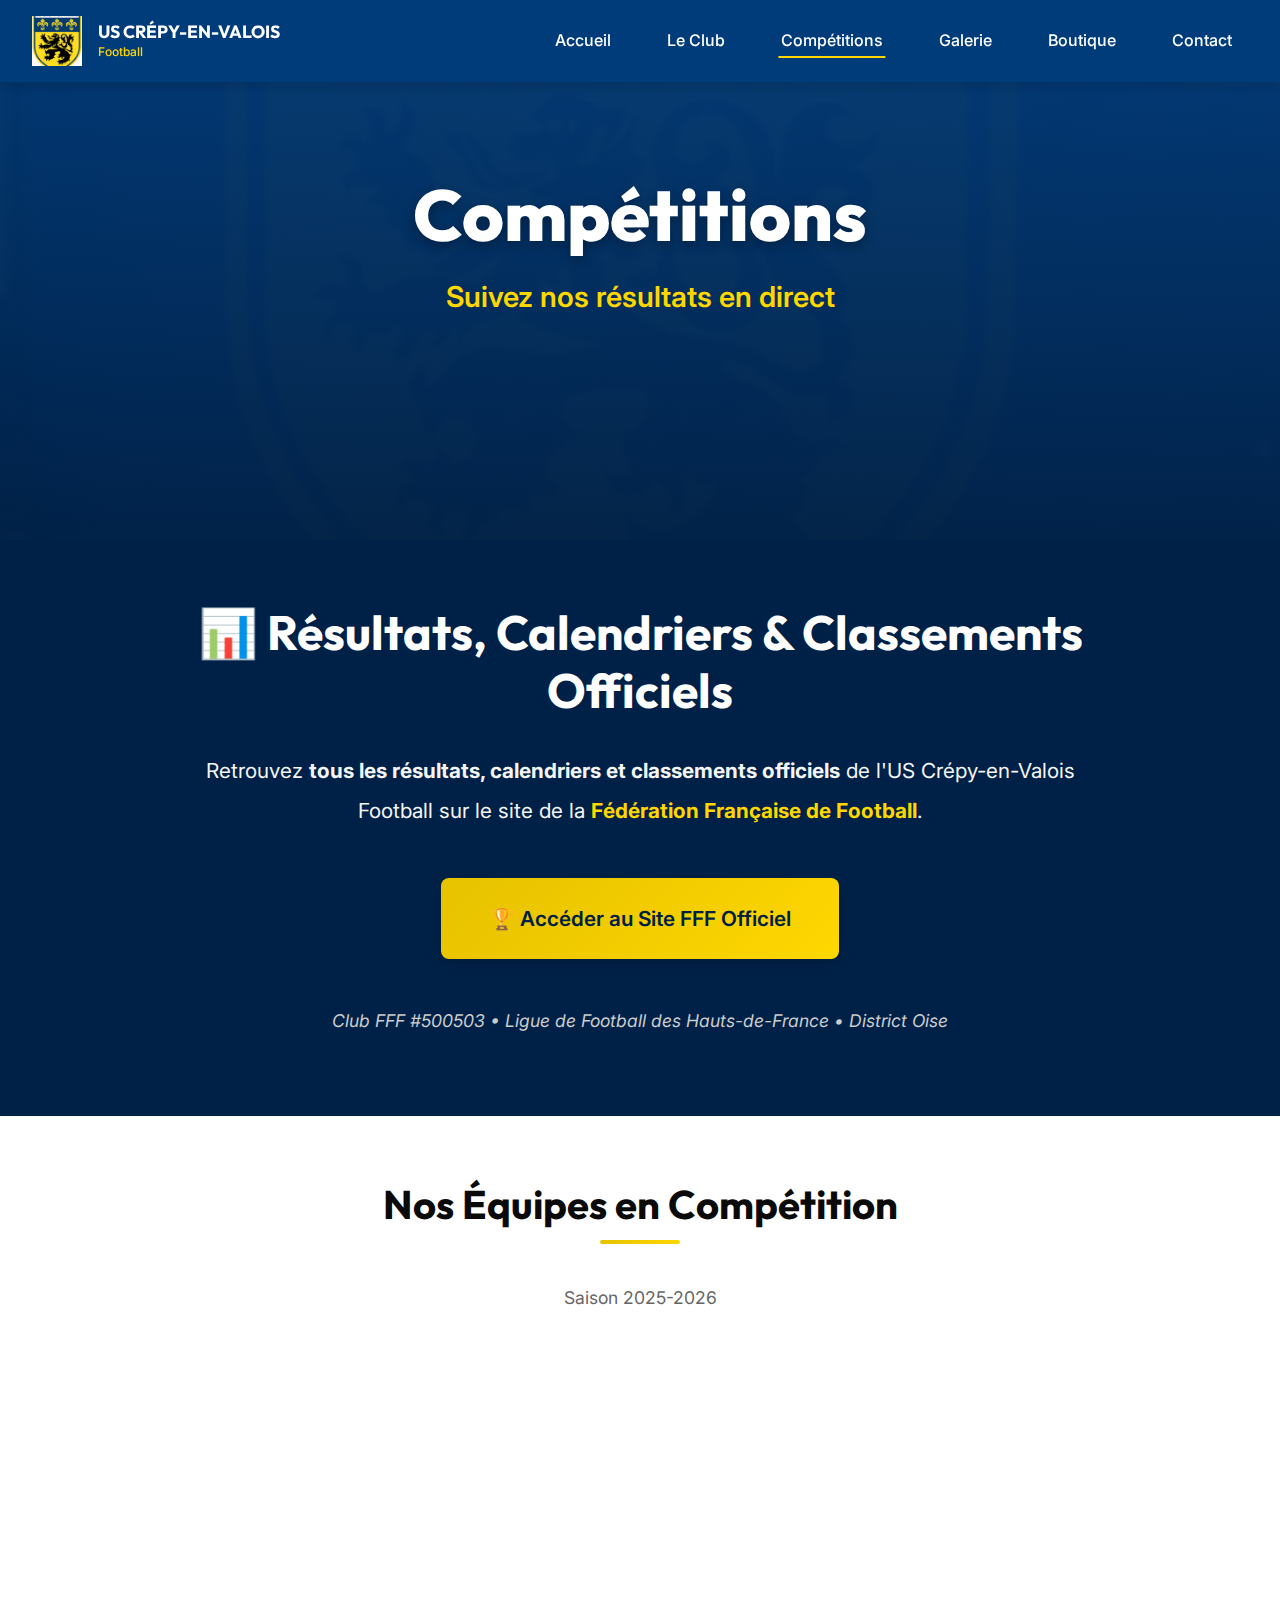
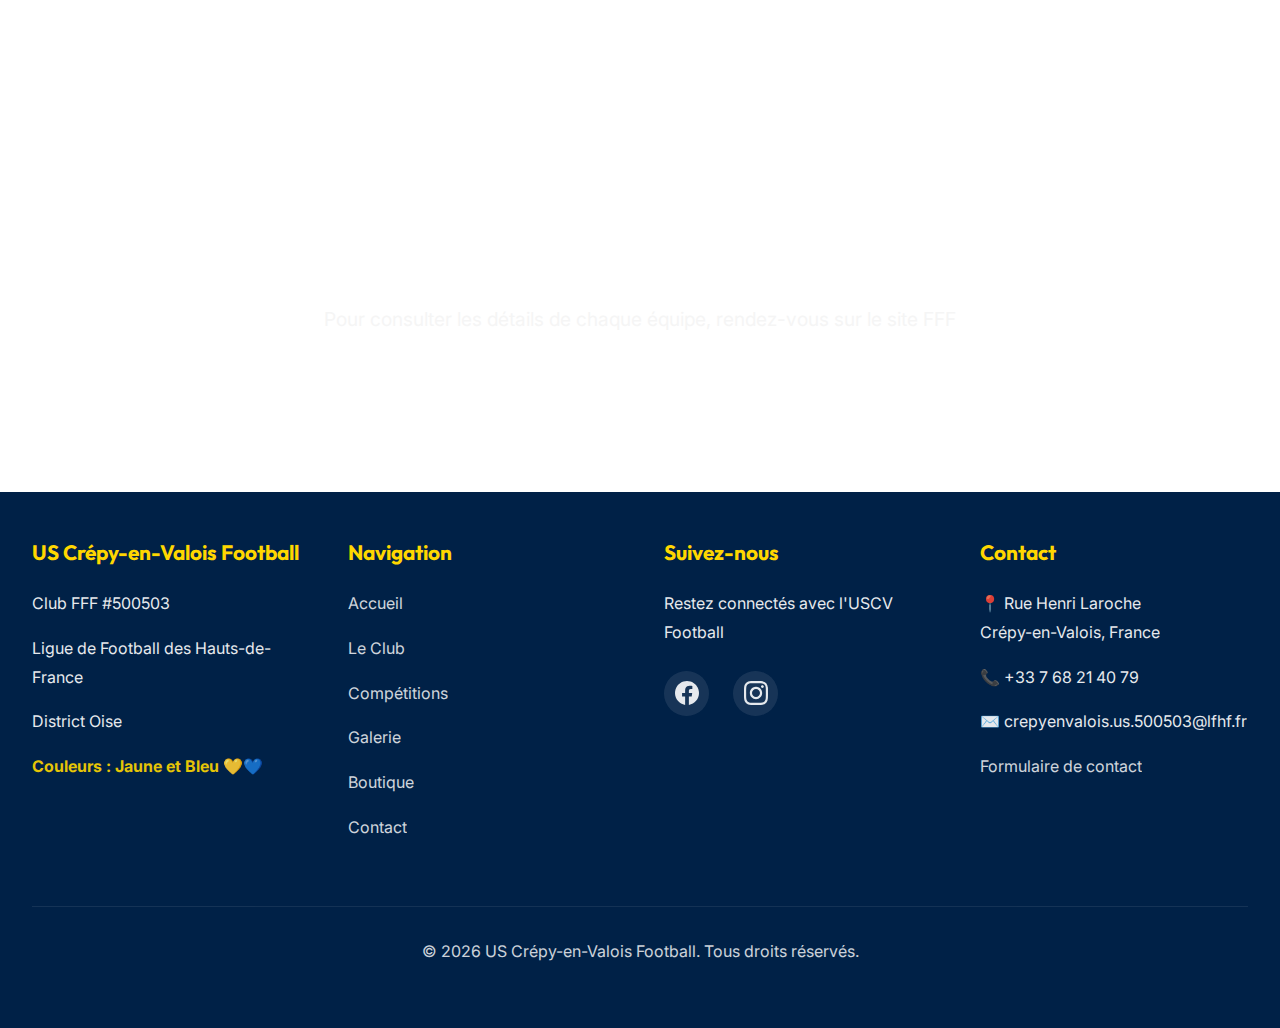
<file: competitions.html>
<!DOCTYPE html>
<html lang="fr">

<head>
    <meta charset="UTF-8">
    <meta name="viewport" content="width=device-width, initial-scale=1.0">
    <meta name="description"
        content="Suivez les compétitions de l'US Crépy-en-Valois Football - Résultats, calendriers et classements officiels">
    <title>Compétitions - US Crépy-en-Valois Football</title>
    <link rel="stylesheet" href="styles.css">
    <link rel="preconnect" href="https://fonts.googleapis.com">
    <link rel="preconnect" href="https://fonts.gstatic.com" crossorigin>
    <link
        href="https://fonts.googleapis.com/css2?family=Inter:wght@400;500;600;700;800;900&family=Outfit:wght@400;600;700;800;900&display=swap"
        rel="stylesheet">
</head>

<body>
    <!-- Navigation -->
    <nav class="navbar" id="navbar">
        <div class="nav-container">
            <a href="index.html" class="nav-logo">
                <img src="assets/images/logo.png" alt="US Crépy-en-Valois Football Logo">
                <div class="nav-logo-text">
                    <span class="club-name">US CRÉPY-EN-VALOIS</span>
                    <span class="club-location">Football</span>
                </div>
            </a>

            <ul class="nav-menu" id="navMenu">
                <li><a href="index.html">Accueil</a></li>
                <li><a href="club.html">Le Club</a></li>
                <li><a href="competitions.html" class="active">Compétitions</a></li>
                <li><a href="gallery.html">Galerie</a></li>
                <li><a href="boutique.html">Boutique</a></li>
                <li><a href="contact.html">Contact</a></li>
            </ul>

            <div class="nav-toggle" id="navToggle">
                <span></span>
                <span></span>
                <span></span>
            </div>
        </div>
    </nav>

    <!-- Hero Section -->
    <section class="hero" style="min-height: 60vh;">
        <img src="assets/images/blason-officiel.png" alt="Blason USCV" class="hero-background">
        <div class="hero-overlay"></div>
        <div class="hero-content">
            <h1 class="hero-title">Compétitions</h1>
            <p class="hero-subtitle">Suivez nos résultats en direct</p>
        </div>
    </section>

    <!-- Main Content -->
    <section class="section section-dark">
        <div class="container">
            <div style="max-width: 900px; margin: 0 auto; text-align: center;">
                <h2 style="font-size: clamp(2rem, 5vw, 3rem); margin-bottom: 2rem; color: var(--color-white);">
                    📊 Résultats, Calendriers & Classements Officiels
                </h2>

                <p style="font-size: 1.3rem; line-height: 1.9; margin-bottom: 3rem; color: var(--color-gray-light);">
                    Retrouvez <strong>tous les résultats, calendriers et classements officiels</strong> de l'US
                    Crépy-en-Valois Football
                    sur le site de la <strong style="color: var(--color-gold-primary);">Fédération Française de
                        Football</strong>.
                </p>

                <div style="margin-bottom: 3rem;">
                    <a href="https://epreuves.fff.fr/competition/club/500503-u-s-crepy-en-valois/club" target="_blank"
                        rel="noopener noreferrer" class="btn btn-primary btn-large"
                        style="font-size: 1.3rem; padding: 1.5rem 3rem;">
                        🏆 Accéder au Site FFF Officiel
                    </a>
                </div>

                <p style="font-size: 1.1rem; color: var(--color-gray-medium); font-style: italic;">
                    Club FFF #500503 • Ligue de Football des Hauts-de-France • District Oise
                </p>
            </div>
        </div>
    </section>

    <!-- Informations Section -->
    <section class="section section-darker">
        <div class="container">
            <div class="section-header">
                <h2 class="section-title">Nos Équipes en Compétition</h2>
                <p class="section-subtitle">Saison 2025-2026</p>
            </div>

            <div class="card-grid">
                <div class="card">
                    <div class="card-content">
                        <h3 class="card-title">⚽ Seniors 1</h3>
                        <p class="card-text">
                            <strong>Championnat Regional 3</strong><br>
                            Ligue de Football des Hauts-de-France
                        </p>
                        <div class="card-meta">
                            <span>🏆 Regional 3</span>
                            <span>👥 Seniors</span>
                        </div>
                    </div>
                </div>

                <div class="card">
                    <div class="card-content">
                        <h3 class="card-title">⚽ Seniors 2</h3>
                        <p class="card-text">
                            <strong>Division 4</strong><br>
                            District Oise
                        </p>
                        <div class="card-meta">
                            <span>🏆 D4 District</span>
                            <span>👥 Seniors</span>
                        </div>
                    </div>
                </div>

                <div class="card">
                    <div class="card-content">
                        <h3 class="card-title">👦 U15-U14 1</h3>
                        <p class="card-text">
                            <strong>Division 2</strong><br>
                            Ligue de Football des Hauts-de-France
                        </p>
                        <div class="card-meta">
                            <span>🏆 D2 Ligue</span>
                            <span>👦 Jeunes</span>
                        </div>
                    </div>
                </div>

                <div class="card">
                    <div class="card-content">
                        <h3 class="card-title">👦 U15-U14 21</h3>
                        <p class="card-text">
                            <strong>Division 2</strong><br>
                            Ligue de Football des Hauts-de-France
                        </p>
                        <div class="card-meta">
                            <span>🏆 D2 Ligue</span>
                            <span>👦 Jeunes</span>
                        </div>
                    </div>
                </div>
            </div>

            <div style="text-align: center; margin-top: 3rem;">
                <p style="font-size: 1.2rem; color: var(--color-gray-light); margin-bottom: 2rem;">
                    Pour consulter les détails de chaque équipe, rendez-vous sur le site FFF
                </p>
                <a href="https://epreuves.fff.fr/competition/club/500503-u-s-crepy-en-valois/club" target="_blank"
                    rel="noopener noreferrer" class="btn btn-secondary btn-large">
                    Voir sur le Site FFF
                </a>
            </div>
        </div>
    </section>

    <!-- Footer -->
    <footer class="footer">
        <div class="footer-content">
            <div class="footer-section">
                <h3>US Crépy-en-Valois Football</h3>
                <p>Club FFF #500503</p>
                <p>Ligue de Football des Hauts-de-France</p>
                <p>District Oise</p>
                <p style="margin-top: 1rem; color: var(--color-gold-primary); font-weight: 700;">Couleurs : Jaune et
                    Bleu 💛💙</p>
            </div>

            <div class="footer-section">
                <h3>Navigation</h3>
                <p><a href="index.html">Accueil</a></p>
                <p><a href="club.html">Le Club</a></p>
                <p><a href="competitions.html">Compétitions</a></p>
                <p><a href="gallery.html">Galerie</a></p>
                <p><a href="boutique.html">Boutique</a></p>
                <p><a href="contact.html">Contact</a></p>
            </div>

            <div class="footer-section">
                <h3>Suivez-nous</h3>
                <p>Restez connectés avec l'USCV Football</p>
                <div class="social-links">
                    <a href="https://www.facebook.com/UsCrepyfootball/" target="_blank" rel="noopener noreferrer"
                        class="social-link" aria-label="Facebook">
                        <svg width="24" height="24" fill="currentColor" viewBox="0 0 24 24">
                            <path
                                d="M24 12.073c0-6.627-5.373-12-12-12s-12 5.373-12 12c0 5.99 4.388 10.954 10.125 11.854v-8.385H7.078v-3.47h3.047V9.43c0-3.007 1.792-4.669 4.533-4.669 1.312 0 2.686.235 2.686.235v2.953H15.83c-1.491 0-1.956.925-1.956 1.874v2.25h3.328l-.532 3.47h-2.796v8.385C19.612 23.027 24 18.062 24 12.073z" />
                        </svg>
                    </a>
                    <a href="https://www.instagram.com/uscrepyfootball/" target="_blank" rel="noopener noreferrer"
                        class="social-link" aria-label="Instagram">
                        <svg width="24" height="24" fill="currentColor" viewBox="0 0 24 24">
                            <path
                                d="M12 2.163c3.204 0 3.584.012 4.85.07 1.366.062 2.633.332 3.608 1.308.975.975 1.245 2.242 1.308 3.608.058 1.266.07 1.646.07 4.85s-.012 3.584-.07 4.85c-.063 1.366-.333 2.633-1.308 3.608-.975.975-2.242 1.245-3.608 1.308-1.266.058-1.646.07-4.85.07s-3.584-.012-4.85-.07c-1.366-.063-2.633-.333-3.608-1.308-.975-.975-1.245-2.242-1.308-3.608-.058-1.266-.07-1.646-.07-4.85s.012-3.584.07-4.85c.062-1.366.332-2.633 1.308-3.608.975-.975 2.242-1.245 3.608-1.308 1.266-.058 1.646-.07 4.85-.07zm0-2.163c-3.259 0-3.667.014-4.947.072-4.358.2-6.78 2.618-6.98 6.98-.059 1.281-.073 1.689-.073 4.948s.014 3.667.072 4.947c.2 4.358 2.618 6.78 6.98 6.98 1.281.058 1.689.072 4.948.072s3.667-.014 4.947-.072c4.358-.2 6.78-2.618 6.98-6.98.058-1.281.072-1.689.072-4.948s-.014-3.667-.072-4.947c-.2-4.358-2.618-6.78-6.98-6.98-1.28-.058-1.689-.072-4.948-.072zm0 5.838c-3.403 0-6.162 2.759-6.162 6.163s2.759 6.163 6.162 6.163 6.162-2.759 6.162-6.163-2.759-6.163-6.162-6.163zm0 10.162c-2.209 0-4-1.791-4-4s1.791-4 4-4 4 1.791 4 4-1.791 4-4 4zm6.406-11.845c-.796 0-1.441.645-1.441 1.44s.645 1.44 1.441 1.44c.795 0 1.439-.645 1.439-1.44s-.644-1.44-1.439-1.44z" />
                        </svg>
                    </a>
                </div>
            </div>

            <div class="footer-section">
                <h3>Contact</h3>
                <p>📍 Rue Henri Laroche<br>Crépy-en-Valois, France</p>
                <p>📞 +33 7 68 21 40 79</p>
                <p>✉️ crepyenvalois.us.500503@lfhf.fr</p>
                <p style="margin-top: 1rem;"><a href="contact.html">Formulaire de contact</a></p>
            </div>
        </div>

        <div class="footer-bottom">
            <p>&copy; 2026 US Crépy-en-Valois Football. Tous droits réservés.</p>
        </div>
    </footer>

    <script src="script.js"></script>
</body>

</html>
</file>
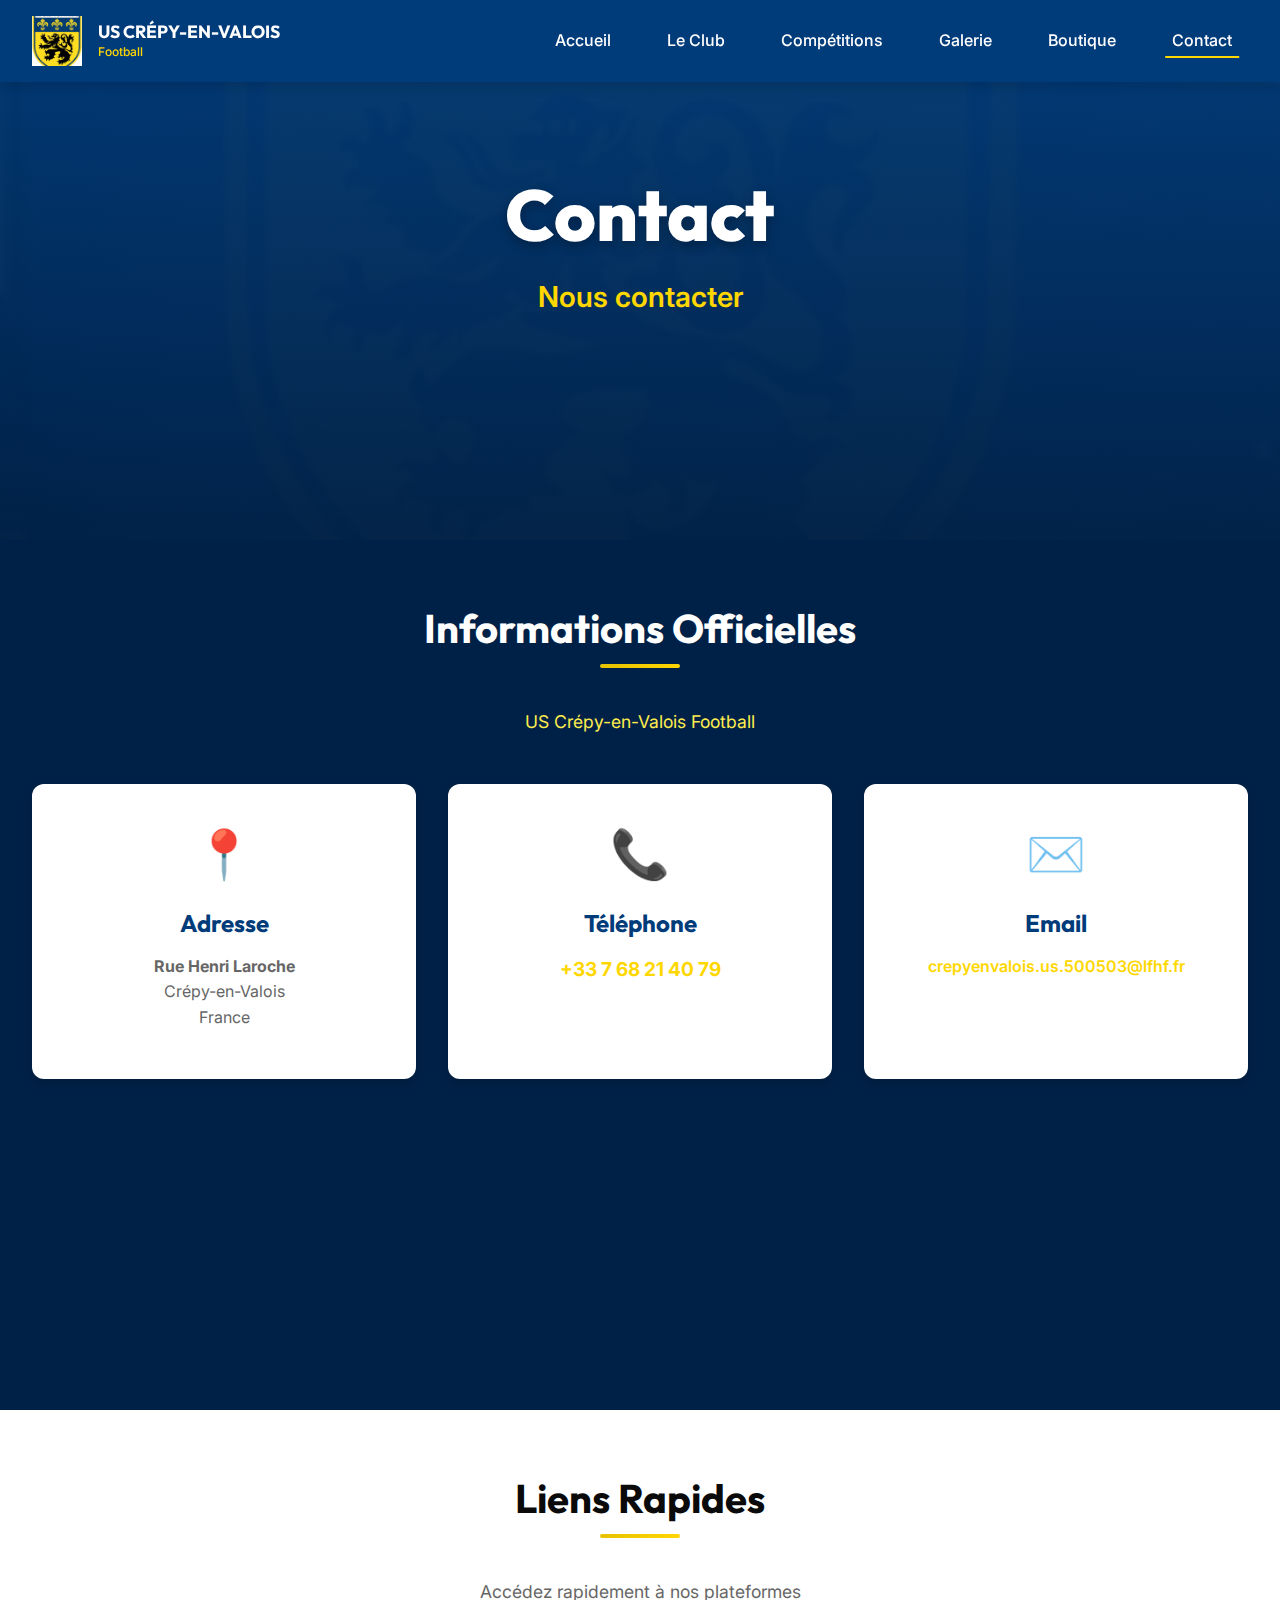
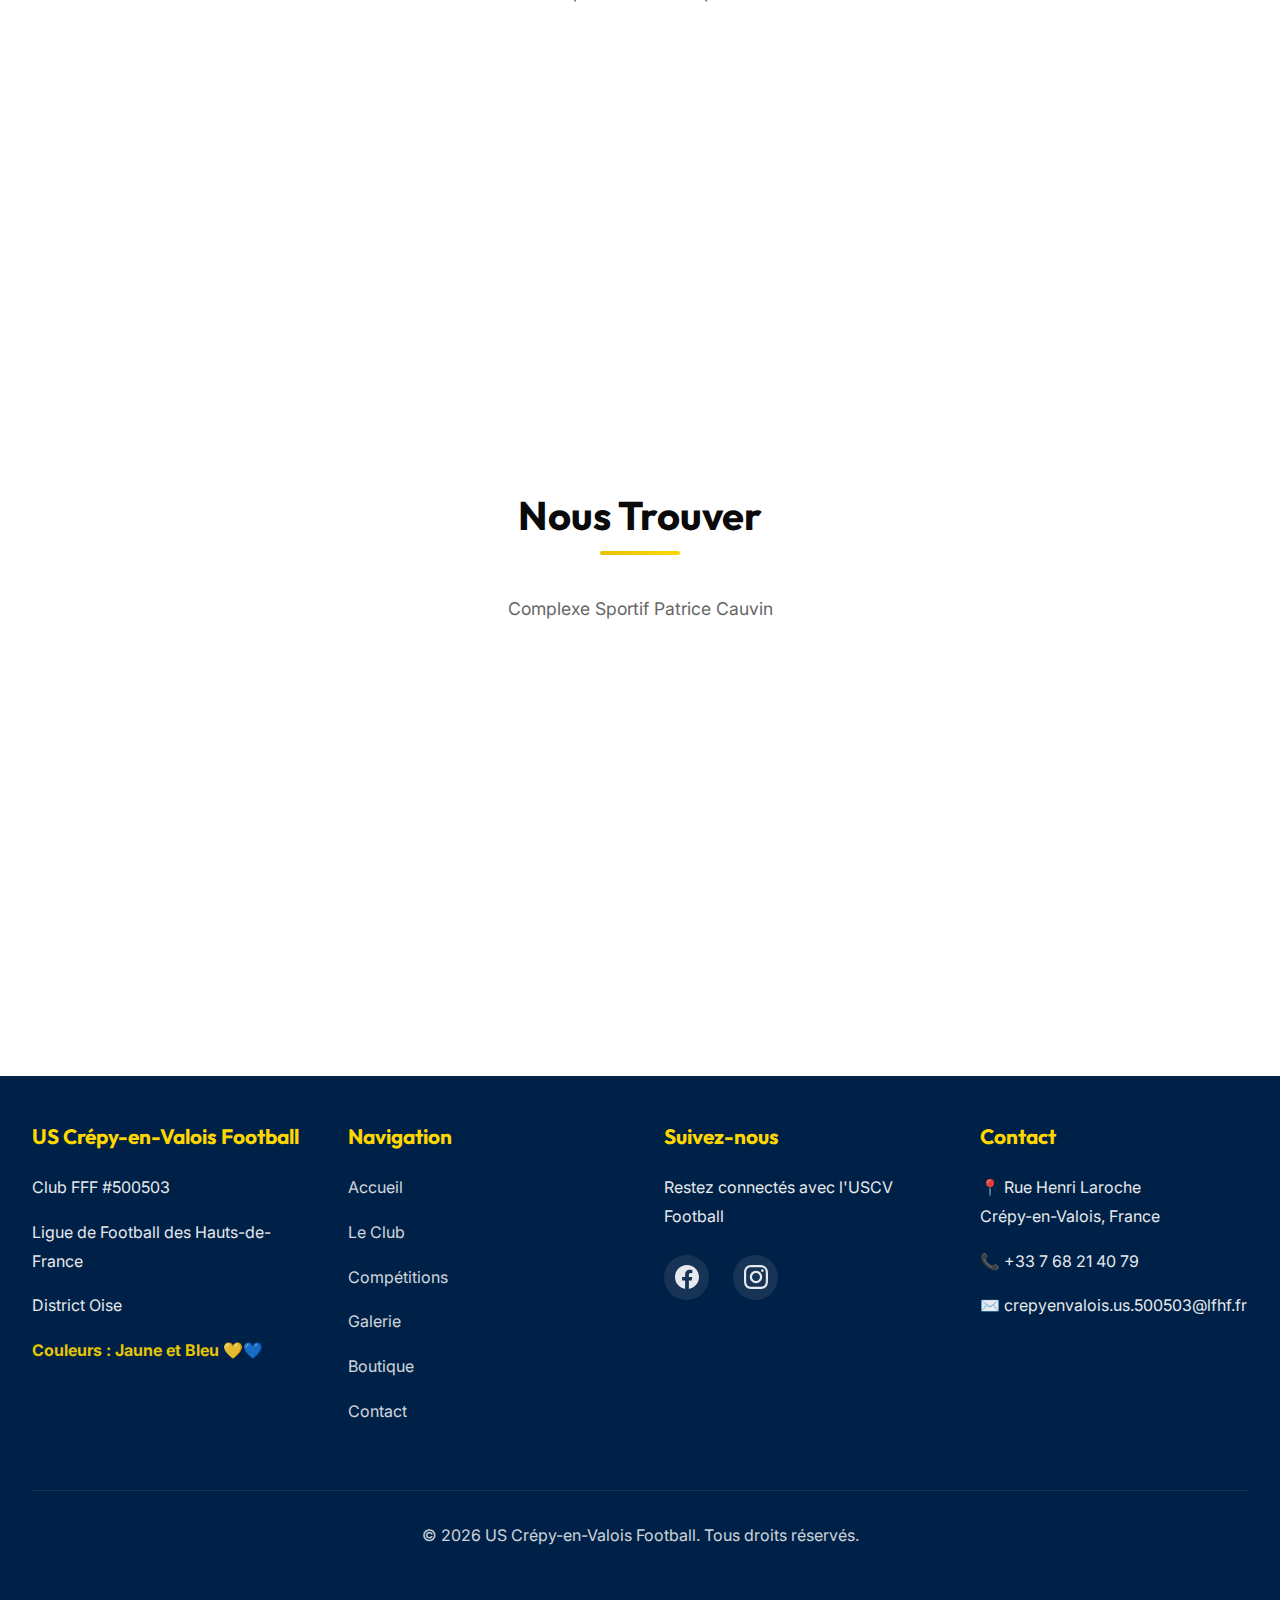
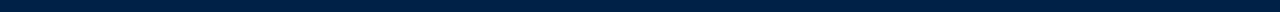
<file: contact.html>
<!DOCTYPE html>
<html lang="fr">

<head>
    <meta charset="UTF-8">
    <meta name="viewport" content="width=device-width, initial-scale=1.0">
    <meta name="description"
        content="Contactez l'US Crépy-en-Valois Football - Informations et coordonnées officielles">
    <title>Contact - US Crépy-en-Valois Football</title>
    <link rel="stylesheet" href="styles.css">
    <link rel="preconnect" href="https://fonts.googleapis.com">
    <link rel="preconnect" href="https://fonts.gstatic.com" crossorigin>
    <link
        href="https://fonts.googleapis.com/css2?family=Inter:wght@400;500;600;700;800;900&family=Outfit:wght@400;600;700;800;900&display=swap"
        rel="stylesheet">
</head>

<body>
    <!-- Navigation -->
    <nav class="navbar" id="navbar">
        <div class="nav-container">
            <a href="index.html" class="nav-logo">
                <img src="assets/images/logo.png" alt="US Crépy-en-Valois Football Logo">
                <div class="nav-logo-text">
                    <span class="club-name">US CRÉPY-EN-VALOIS</span>
                    <span class="club-location">Football</span>
                </div>
            </a>

            <ul class="nav-menu" id="navMenu">
                <li><a href="index.html">Accueil</a></li>
                <li><a href="club.html">Le Club</a></li>
                <li><a href="competitions.html">Compétitions</a></li>
                <li><a href="gallery.html">Galerie</a></li>
                <li><a href="boutique.html">Boutique</a></li>
                <li><a href="contact.html" class="active">Contact</a></li>
            </ul>

            <div class="nav-toggle" id="navToggle">
                <span></span>
                <span></span>
                <span></span>
            </div>
        </div>
    </nav>

    <!-- Hero Section -->
    <section class="hero" style="min-height: 60vh;">
        <img src="assets/images/blason-officiel.png" alt="Blason USCV" class="hero-background">
        <div class="hero-overlay"></div>
        <div class="hero-content">
            <h1 class="hero-title">Contact</h1>
            <p class="hero-subtitle">Nous contacter</p>
        </div>
    </section>

    <!-- Informations de Contact -->
    <section class="section section-dark">
        <div class="container">
            <div class="section-header">
                <h2 class="section-title">Informations Officielles</h2>
                <p class="section-subtitle">US Crépy-en-Valois Football</p>
            </div>

            <div class="card-grid" style="grid-template-columns: repeat(auto-fit, minmax(300px, 1fr));">
                <!-- Adresse -->
                <div class="card">
                    <div class="card-content" style="text-align: center;">
                        <div style="font-size: 3rem; margin-bottom: 1rem;">📍</div>
                        <h3 class="card-title">Adresse</h3>
                        <p class="card-text">
                            <strong>Rue Henri Laroche</strong><br>
                            Crépy-en-Valois<br>
                            France
                        </p>
                    </div>
                </div>

                <!-- Téléphone -->
                <div class="card">
                    <div class="card-content" style="text-align: center;">
                        <div style="font-size: 3rem; margin-bottom: 1rem;">📞</div>
                        <h3 class="card-title">Téléphone</h3>
                        <p class="card-text">
                            <a href="tel:+33768214079"
                                style="color: var(--color-gold-primary); font-weight: 700; font-size: 1.2rem;">
                                +33 7 68 21 40 79
                            </a>
                        </p>
                    </div>
                </div>

                <!-- Email -->
                <div class="card">
                    <div class="card-content" style="text-align: center;">
                        <div style="font-size: 3rem; margin-bottom: 1rem;">✉️</div>
                        <h3 class="card-title">Email</h3>
                        <p class="card-text">
                            <a href="mailto:crepyenvalois.us.500503@lfhf.fr"
                                style="color: var(--color-gold-primary); font-weight: 600; word-break: break-all;">
                                crepyenvalois.us.500503@lfhf.fr
                            </a>
                        </p>
                    </div>
                </div>
            </div>

            <!-- Informations Complémentaires -->
            <div style="max-width: 800px; margin: 3rem auto 0;">
                <div class="card">
                    <div class="card-content" style="text-align: center;">
                        <h3 class="card-title">Informations Complémentaires</h3>
                        <p class="card-text" style="font-size: 1.1rem; line-height: 1.8;">
                            <strong>Club FFF :</strong> <span
                                style="color: var(--color-gold-primary);">#500503</span><br>
                            <strong>Statut :</strong> Toujours ouvert<br>
                            <strong>Recommandé par :</strong> 76%
                        </p>
                    </div>
                </div>
            </div>
        </div>
    </section>

    <!-- Liens Rapides -->
    <section class="section section-darker">
        <div class="container">
            <div class="section-header">
                <h2 class="section-title">Liens Rapides</h2>
                <p class="section-subtitle">Accédez rapidement à nos plateformes</p>
            </div>

            <div class="card-grid">
                <!-- Site FFF -->
                <div class="card" style="text-align: center;">
                    <div class="card-content">
                        <div style="font-size: 3rem; margin-bottom: 1rem;">🏆</div>
                        <h3 class="card-title">Site FFF Officiel</h3>
                        <p class="card-text" style="margin-bottom: 1.5rem;">
                            Résultats, calendriers et classements
                        </p>
                        <a href="https://epreuves.fff.fr/competition/club/500503-u-s-crepy-en-valois/club"
                            target="_blank" rel="noopener noreferrer" class="btn btn-primary">
                            Accéder au Site FFF
                        </a>
                    </div>
                </div>

                <!-- Facebook -->
                <div class="card" style="text-align: center;">
                    <div class="card-content">
                        <div style="font-size: 3rem; margin-bottom: 1rem;">📱</div>
                        <h3 class="card-title">Facebook</h3>
                        <p class="card-text" style="margin-bottom: 1.5rem;">
                            Actualités et photos du club
                        </p>
                        <a href="https://www.facebook.com/UsCrepyfootball/" target="_blank" rel="noopener noreferrer"
                            class="btn btn-primary">
                            Page Facebook
                        </a>
                    </div>
                </div>

                <!-- Boutique -->
                <div class="card" style="text-align: center;">
                    <div class="card-content">
                        <div style="font-size: 3rem; margin-bottom: 1rem;">🛒</div>
                        <h3 class="card-title">Boutique JAKO</h3>
                        <p class="card-text" style="margin-bottom: 1.5rem;">
                            Équipements officiels du club
                        </p>
                        <a href="https://team.jako.com/fr-fr/team/boutique_us_cr_py_en_valois" target="_blank"
                            rel="noopener noreferrer" class="btn btn-primary">
                            Boutique Officielle
                        </a>
                    </div>
                </div>
            </div>
        </div>
    </section>

    <!-- Map Section (Placeholder) -->
    <section class="section section-blue">
        <div class="container">
            <div class="section-header">
                <h2 class="section-title">Nous Trouver</h2>
                <p class="section-subtitle">Complexe Sportif Patrice Cauvin</p>
            </div>

            <div style="max-width: 900px; margin: 0 auto; text-align: center;">
                <div class="card">
                    <div class="card-content">
                        <h3 class="card-title">📍 Adresse Principale</h3>
                        <p class="card-text" style="font-size: 1.2rem; line-height: 1.8;">
                            <strong>Complexe Sportif Patrice Cauvin</strong><br>
                            Rue Henri Laroche<br>
                            60800 Crépy-en-Valois<br>
                            France
                        </p>
                        <div style="margin-top: 2rem;">
                            <a href="https://www.google.com/maps/search/Rue+Henri+Laroche+Crépy-en-Valois"
                                target="_blank" rel="noopener noreferrer" class="btn btn-secondary">
                                Ouvrir dans Google Maps
                            </a>
                        </div>
                    </div>
                </div>
            </div>
        </div>
    </section>

    <!-- Footer -->
    <footer class="footer">
        <div class="footer-content">
            <div class="footer-section">
                <h3>US Crépy-en-Valois Football</h3>
                <p>Club FFF #500503</p>
                <p>Ligue de Football des Hauts-de-France</p>
                <p>District Oise</p>
                <p style="margin-top: 1rem; color: var(--color-gold-primary); font-weight: 700;">Couleurs : Jaune et
                    Bleu 💛💙</p>
            </div>

            <div class="footer-section">
                <h3>Navigation</h3>
                <p><a href="index.html">Accueil</a></p>
                <p><a href="club.html">Le Club</a></p>
                <p><a href="competitions.html">Compétitions</a></p>
                <p><a href="gallery.html">Galerie</a></p>
                <p><a href="boutique.html">Boutique</a></p>
                <p><a href="contact.html">Contact</a></p>
            </div>

            <div class="footer-section">
                <h3>Suivez-nous</h3>
                <p>Restez connectés avec l'USCV Football</p>
                <div class="social-links">
                    <a href="https://www.facebook.com/UsCrepyfootball/" target="_blank" rel="noopener noreferrer"
                        class="social-link" aria-label="Facebook">
                        <svg width="24" height="24" fill="currentColor" viewBox="0 0 24 24">
                            <path
                                d="M24 12.073c0-6.627-5.373-12-12-12s-12 5.373-12 12c0 5.99 4.388 10.954 10.125 11.854v-8.385H7.078v-3.47h3.047V9.43c0-3.007 1.792-4.669 4.533-4.669 1.312 0 2.686.235 2.686.235v2.953H15.83c-1.491 0-1.956.925-1.956 1.874v2.25h3.328l-.532 3.47h-2.796v8.385C19.612 23.027 24 18.062 24 12.073z" />
                        </svg>
                    </a>
                    <a href="https://www.instagram.com/uscrepyfootball/" target="_blank" rel="noopener noreferrer"
                        class="social-link" aria-label="Instagram">
                        <svg width="24" height="24" fill="currentColor" viewBox="0 0 24 24">
                            <path
                                d="M12 2.163c3.204 0 3.584.012 4.85.07 1.366.062 2.633.332 3.608 1.308.975.975 1.245 2.242 1.308 3.608.058 1.266.07 1.646.07 4.85s-.012 3.584-.07 4.85c-.063 1.366-.333 2.633-1.308 3.608-.975.975-2.242 1.245-3.608 1.308-1.266.058-1.646.07-4.85.07s-3.584-.012-4.85-.07c-1.366-.063-2.633-.333-3.608-1.308-.975-.975-1.245-2.242-1.308-3.608-.058-1.266-.07-1.646-.07-4.85s.012-3.584.07-4.85c.062-1.366.332-2.633 1.308-3.608.975-.975 2.242-1.245 3.608-1.308 1.266-.058 1.646-.07 4.85-.07zm0-2.163c-3.259 0-3.667.014-4.947.072-4.358.2-6.78 2.618-6.98 6.98-.059 1.281-.073 1.689-.073 4.948s.014 3.667.072 4.947c.2 4.358 2.618 6.78 6.98 6.98 1.281.058 1.689.072 4.948.072s3.667-.014 4.947-.072c4.358-.2 6.78-2.618 6.98-6.98.058-1.281.072-1.689.072-4.948s-.014-3.667-.072-4.947c-.2-4.358-2.618-6.78-6.98-6.98-1.28-.058-1.689-.072-4.948-.072zm0 5.838c-3.403 0-6.162 2.759-6.162 6.163s2.759 6.163 6.162 6.163 6.162-2.759 6.162-6.163-2.759-6.163-6.162-6.163zm0 10.162c-2.209 0-4-1.791-4-4s1.791-4 4-4 4 1.791 4 4-1.791 4-4 4zm6.406-11.845c-.796 0-1.441.645-1.441 1.44s.645 1.44 1.441 1.44c.795 0 1.439-.645 1.439-1.44s-.644-1.44-1.439-1.44z" />
                        </svg>
                    </a>
                </div>
            </div>

            <div class="footer-section">
                <h3>Contact</h3>
                <p>📍 Rue Henri Laroche<br>Crépy-en-Valois, France</p>
                <p>📞 +33 7 68 21 40 79</p>
                <p>✉️ crepyenvalois.us.500503@lfhf.fr</p>
            </div>
        </div>

        <div class="footer-bottom">
            <p>&copy; 2026 US Crépy-en-Valois Football. Tous droits réservés.</p>
        </div>
    </footer>

    <script src="script.js"></script>
</body>

</html>
</file>
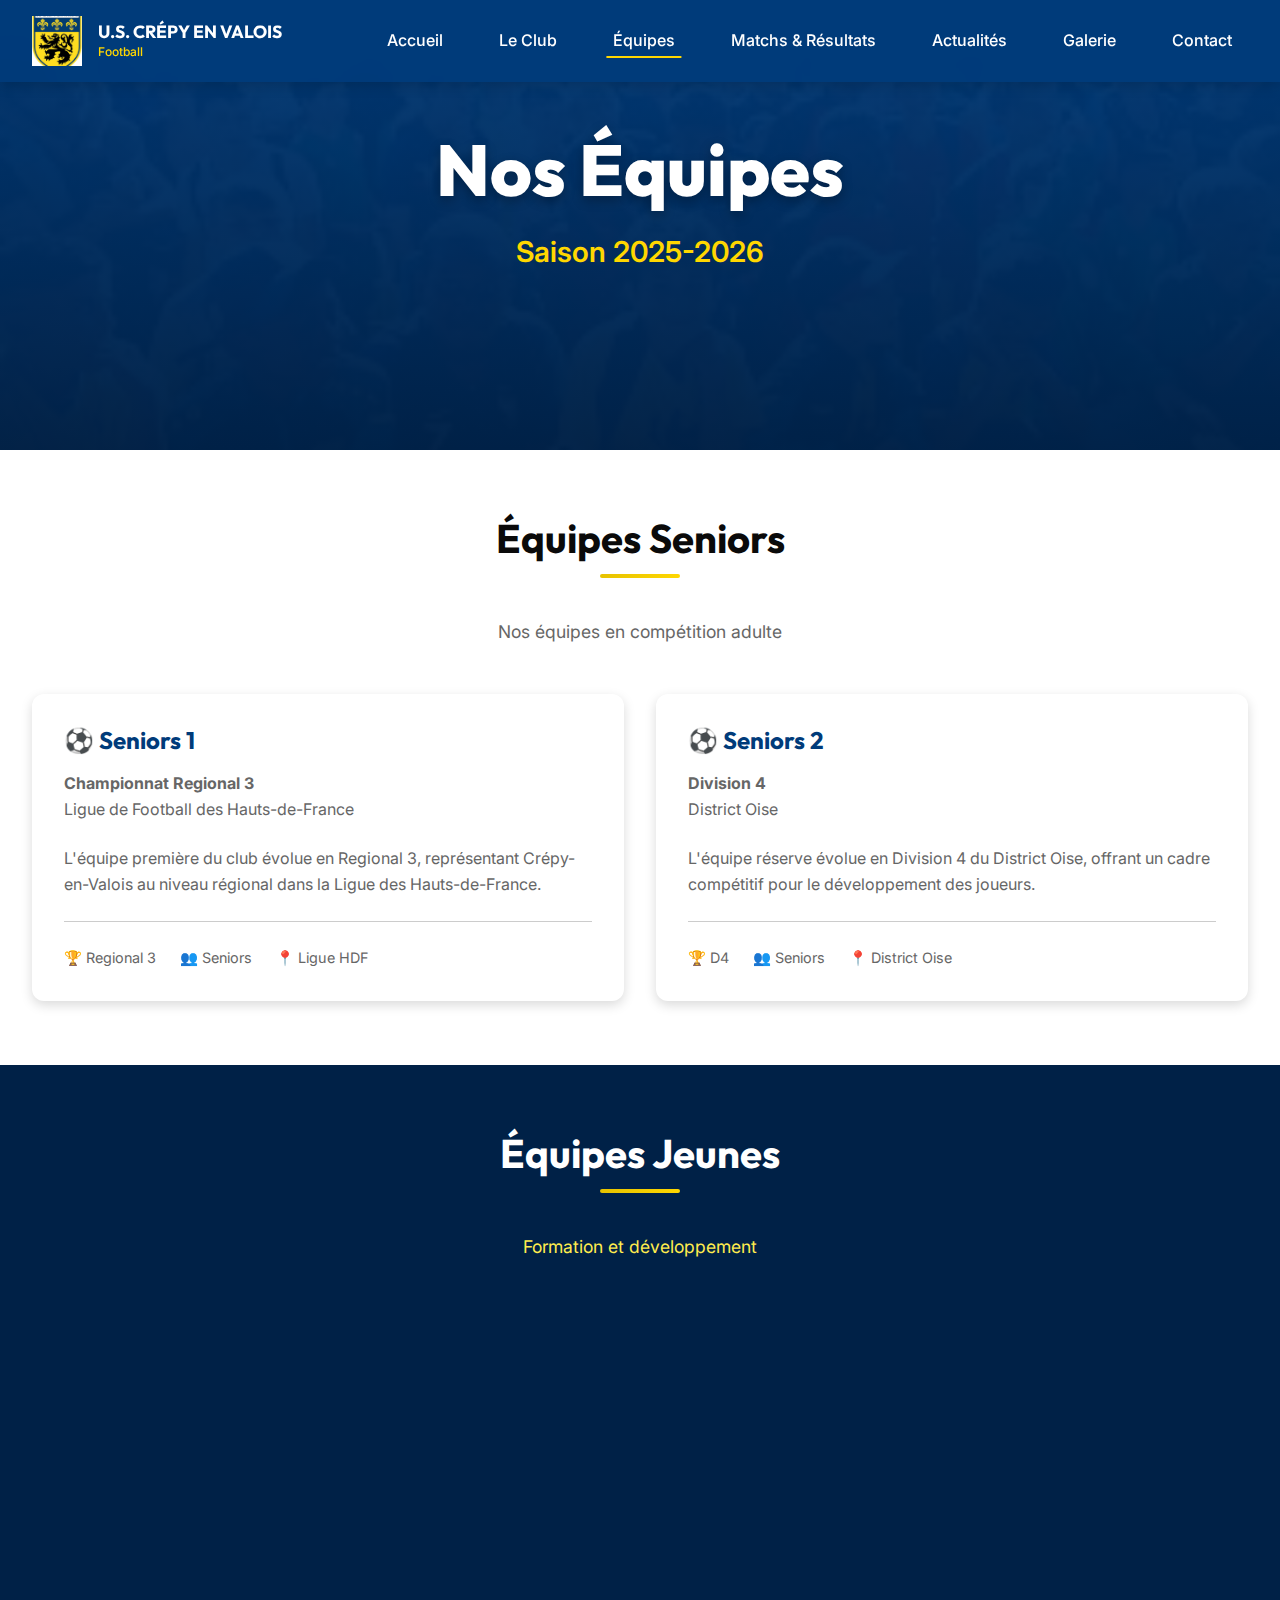
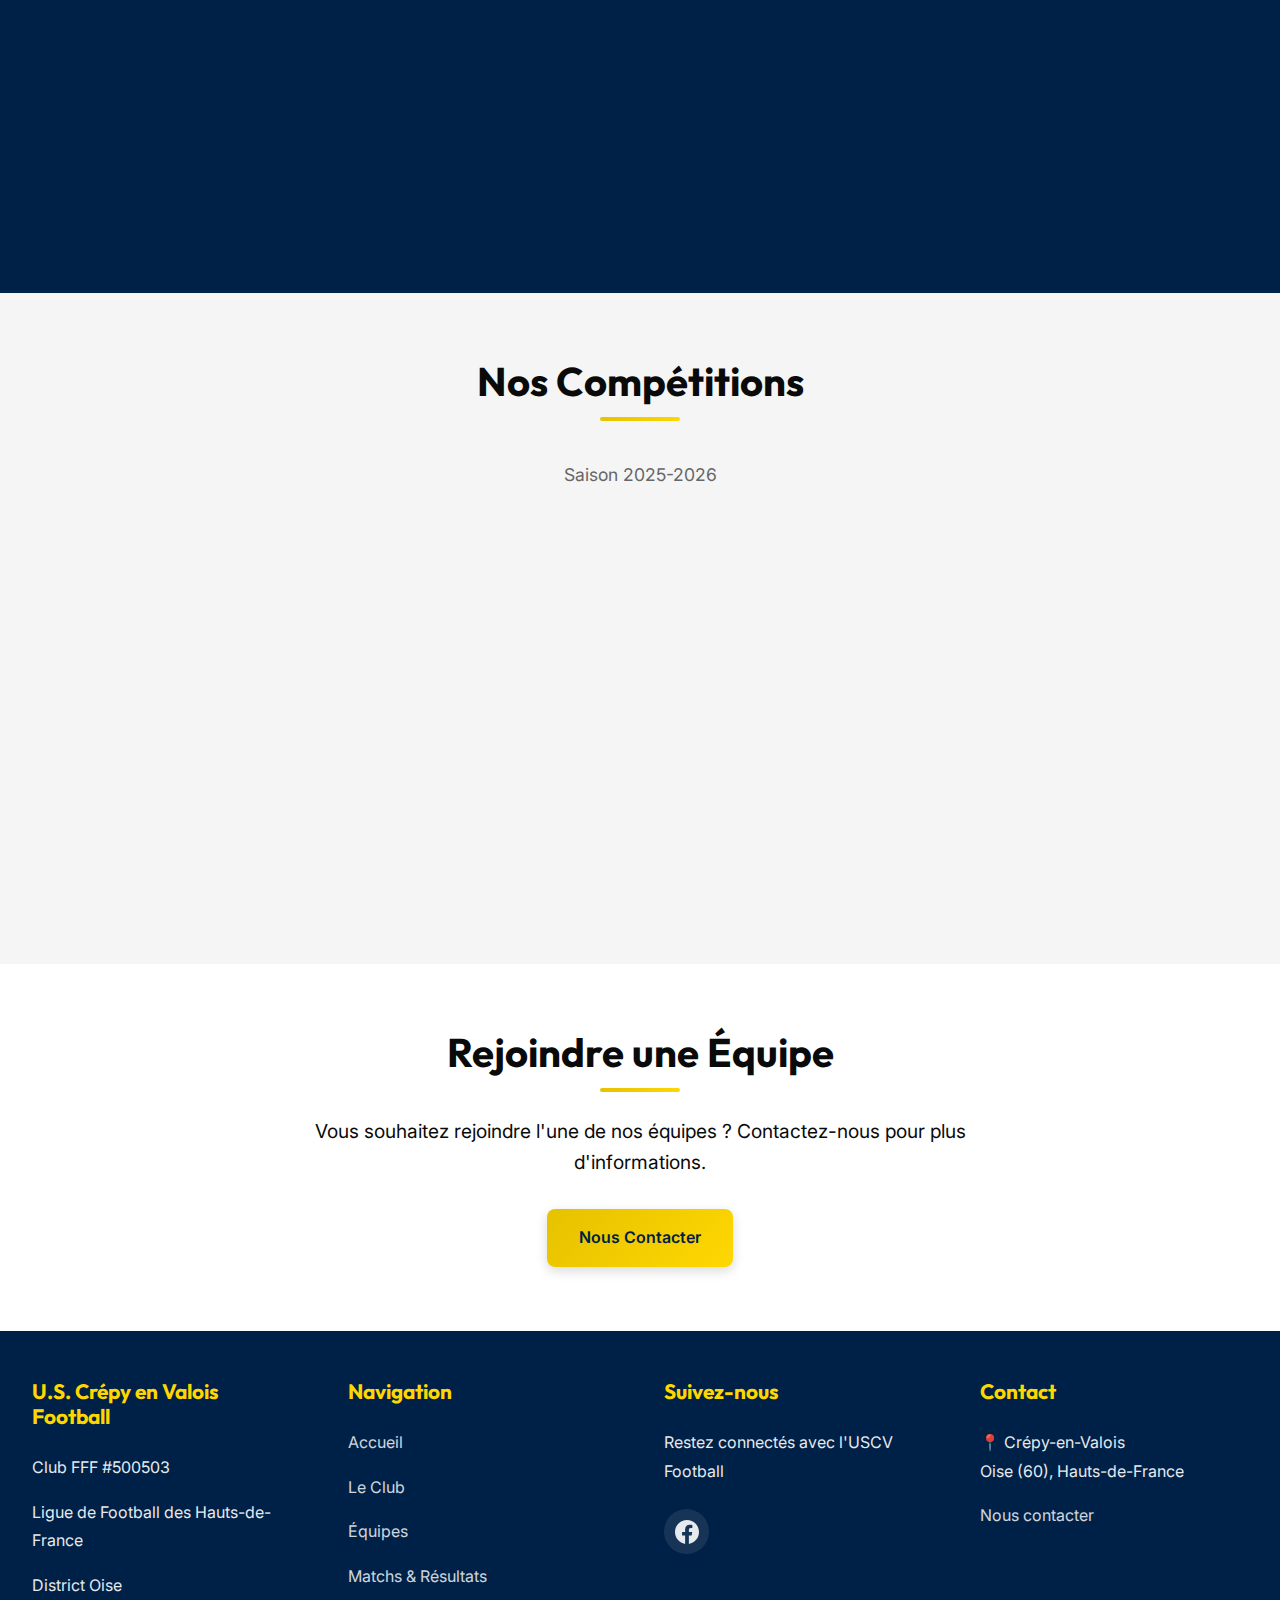
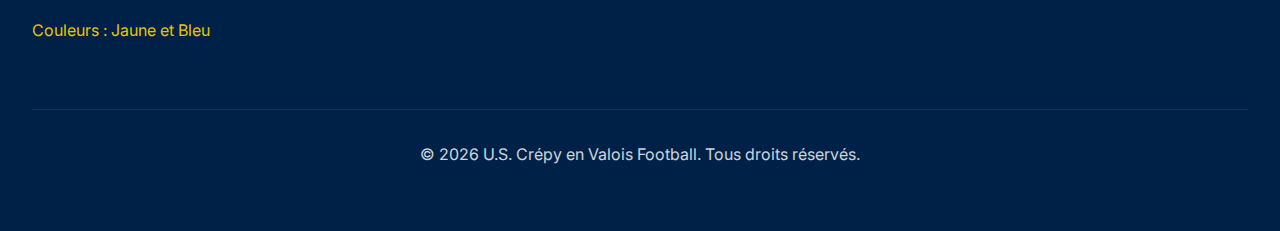
<file: teams.html>
<!DOCTYPE html>
<html lang="fr">

<head>
    <meta charset="UTF-8">
    <meta name="viewport" content="width=device-width, initial-scale=1.0">
    <meta name="description"
        content="Les équipes de l'U.S. Crépy en Valois Football - Seniors et Jeunes - Saison 2025-2026">
    <title>Équipes - U.S. Crépy en Valois Football</title>
    <link rel="stylesheet" href="styles.css">
    <link rel="preconnect" href="https://fonts.googleapis.com">
    <link rel="preconnect" href="https://fonts.gstatic.com" crossorigin>
    <link
        href="https://fonts.googleapis.com/css2?family=Inter:wght@400;500;600;700;800&family=Outfit:wght@400;600;700;800&display=swap"
        rel="stylesheet">
</head>

<body>
    <!-- Navigation -->
    <nav class="navbar" id="navbar">
        <div class="nav-container">
            <a href="index.html" class="nav-logo">
                <img src="assets/images/logo.png" alt="U.S. Crépy en Valois Football Logo">
                <div class="nav-logo-text">
                    <span class="club-name">U.S. CRÉPY EN VALOIS</span>
                    <span class="club-location">Football</span>
                </div>
            </a>

            <ul class="nav-menu" id="navMenu">
                <li><a href="index.html">Accueil</a></li>
                <li><a href="club.html">Le Club</a></li>
                <li><a href="teams.html" class="active">Équipes</a></li>
                <li><a href="matches.html">Matchs & Résultats</a></li>
                <li><a href="news.html">Actualités</a></li>
                <li><a href="gallery.html">Galerie</a></li>
                <li><a href="contact.html">Contact</a></li>
            </ul>

            <div class="nav-toggle" id="navToggle">
                <span></span>
                <span></span>
                <span></span>
            </div>
        </div>
    </nav>

    <!-- Page Header -->
    <section class="hero" style="min-height: 50vh;">
        <img src="assets/images/youth-teams.jpg" alt="Nos Équipes" class="hero-background">
        <div class="hero-overlay"></div>
        <div class="hero-content">
            <h1 class="hero-title">Nos Équipes</h1>
            <p class="hero-subtitle">Saison 2025-2026</p>
        </div>
    </section>

    <!-- Senior Teams Section -->
    <section class="section">
        <div class="container">
            <div class="section-header">
                <h2 class="section-title">Équipes Seniors</h2>
                <p class="section-subtitle">Nos équipes en compétition adulte</p>
            </div>

            <div class="card-grid" style="grid-template-columns: repeat(auto-fit, minmax(350px, 1fr));">
                <div class="card">
                    <div class="card-content">
                        <h3 class="card-title">⚽ Seniors 1</h3>
                        <p class="card-text">
                            <strong>Championnat Regional 3</strong><br>
                            Ligue de Football des Hauts-de-France
                        </p>
                        <p class="card-text" style="margin-top: 1.5rem;">
                            L'équipe première du club évolue en Regional 3, représentant Crépy-en-Valois
                            au niveau régional dans la Ligue des Hauts-de-France.
                        </p>
                        <div class="card-meta">
                            <span>🏆 Regional 3</span>
                            <span>👥 Seniors</span>
                            <span>📍 Ligue HDF</span>
                        </div>
                    </div>
                </div>

                <div class="card">
                    <div class="card-content">
                        <h3 class="card-title">⚽ Seniors 2</h3>
                        <p class="card-text">
                            <strong>Division 4</strong><br>
                            District Oise
                        </p>
                        <p class="card-text" style="margin-top: 1.5rem;">
                            L'équipe réserve évolue en Division 4 du District Oise, offrant un cadre compétitif
                            pour le développement des joueurs.
                        </p>
                        <div class="card-meta">
                            <span>🏆 D4</span>
                            <span>👥 Seniors</span>
                            <span>📍 District Oise</span>
                        </div>
                    </div>
                </div>
            </div>
        </div>
    </section>

    <!-- Youth Teams Section -->
    <section class="section section-dark">
        <div class="container">
            <div class="section-header">
                <h2 class="section-title">Équipes Jeunes</h2>
                <p class="section-subtitle">Formation et développement</p>
            </div>

            <div class="card-grid" style="grid-template-columns: repeat(auto-fit, minmax(350px, 1fr));">
                <div class="card">
                    <img src="assets/images/youth-teams.jpg" alt="U15-U14 1" class="card-image">
                    <div class="card-content">
                        <h3 class="card-title">👦 U15-U14 1</h3>
                        <p class="card-text">
                            <strong>Division 2</strong><br>
                            Ligue de Football des Hauts-de-France
                        </p>
                        <p class="card-text" style="margin-top: 1rem;">
                            Équipe jeune évoluant en Division 2 de la Ligue des Hauts-de-France,
                            catégorie U15-U14 (moins de 15 ans et moins de 14 ans).
                        </p>
                        <div class="card-meta">
                            <span>🏆 D2 Ligue</span>
                            <span>👦 U15-U14</span>
                            <span>📍 Ligue HDF</span>
                        </div>
                    </div>
                </div>

                <div class="card">
                    <img src="assets/images/youth-teams.jpg" alt="U15-U14 21" class="card-image">
                    <div class="card-content">
                        <h3 class="card-title">👦 U15-U14 21</h3>
                        <p class="card-text">
                            <strong>Division 2</strong><br>
                            Ligue de Football des Hauts-de-France
                        </p>
                        <p class="card-text" style="margin-top: 1rem;">
                            Deuxième équipe jeune évoluant également en Division 2 de la Ligue des Hauts-de-France,
                            catégorie U15-U14.
                        </p>
                        <div class="card-meta">
                            <span>🏆 D2 Ligue</span>
                            <span>👦 U15-U14</span>
                            <span>📍 Ligue HDF</span>
                        </div>
                    </div>
                </div>
            </div>
        </div>
    </section>

    <!-- Competition Info Section -->
    <section class="section section-light">
        <div class="container">
            <div class="section-header">
                <h2 class="section-title">Nos Compétitions</h2>
                <p class="section-subtitle">Saison 2025-2026</p>
            </div>

            <div style="max-width: 900px; margin: 0 auto;">
                <div class="card">
                    <div class="card-content">
                        <h3 class="card-title">Structure Compétitive</h3>
                        <p class="card-text" style="line-height: 1.8;">
                            L'U.S. Crépy en Valois Football aligne <strong>4 équipes</strong> en compétition officielle
                            pour la saison 2025-2026 :
                        </p>
                        <ul style="list-style: none; padding: 0; margin-top: 1.5rem;">
                            <li style="padding: 0.75rem 0; border-bottom: 1px solid var(--color-gray-medium);">
                                <strong>Seniors 1</strong> → Regional 3 (Ligue des Hauts-de-France)
                            </li>
                            <li style="padding: 0.75rem 0; border-bottom: 1px solid var(--color-gray-medium);">
                                <strong>Seniors 2</strong> → Division 4 (District Oise)
                            </li>
                            <li style="padding: 0.75rem 0; border-bottom: 1px solid var(--color-gray-medium);">
                                <strong>U15-U14 1</strong> → Division 2 (Ligue des Hauts-de-France)
                            </li>
                            <li style="padding: 0.75rem 0;">
                                <strong>U15-U14 21</strong> → Division 2 (Ligue des Hauts-de-France)
                            </li>
                        </ul>
                    </div>
                </div>
            </div>
        </div>
    </section>

    <!-- Join Section -->
    <section class="section">
        <div class="container" style="text-align: center;">
            <h2 class="section-title">Rejoindre une Équipe</h2>
            <p style="font-size: 1.2rem; margin-bottom: 2rem; max-width: 700px; margin-left: auto; margin-right: auto;">
                Vous souhaitez rejoindre l'une de nos équipes ? Contactez-nous pour plus d'informations.
            </p>
            <a href="contact.html" class="btn btn-primary">Nous Contacter</a>
        </div>
    </section>

    <!-- Footer -->
    <footer class="footer">
        <div class="footer-content">
            <div class="footer-section">
                <h3>U.S. Crépy en Valois Football</h3>
                <p>Club FFF #500503</p>
                <p>Ligue de Football des Hauts-de-France</p>
                <p>District Oise</p>
                <p style="margin-top: 1rem; color: var(--color-gold-primary);">Couleurs : Jaune et Bleu</p>
            </div>

            <div class="footer-section">
                <h3>Navigation</h3>
                <p><a href="index.html">Accueil</a></p>
                <p><a href="club.html">Le Club</a></p>
                <p><a href="teams.html">Équipes</a></p>
                <p><a href="matches.html">Matchs & Résultats</a></p>
            </div>

            <div class="footer-section">
                <h3>Suivez-nous</h3>
                <p>Restez connectés avec l'USCV Football</p>
                <div class="social-links">
                    <a href="https://www.facebook.com/UsCrepyfootball/" target="_blank" rel="noopener noreferrer"
                        class="social-link" aria-label="Facebook">
                        <svg width="24" height="24" fill="currentColor" viewBox="0 0 24 24">
                            <path
                                d="M24 12.073c0-6.627-5.373-12-12-12s-12 5.373-12 12c0 5.99 4.388 10.954 10.125 11.854v-8.385H7.078v-3.47h3.047V9.43c0-3.007 1.792-4.669 4.533-4.669 1.312 0 2.686.235 2.686.235v2.953H15.83c-1.491 0-1.956.925-1.956 1.874v2.25h3.328l-.532 3.47h-2.796v8.385C19.612 23.027 24 18.062 24 12.073z" />
                        </svg>
                    </a>
                </div>
            </div>

            <div class="footer-section">
                <h3>Contact</h3>
                <p>📍 Crépy-en-Valois<br>Oise (60), Hauts-de-France</p>
                <p><a href="contact.html">Nous contacter</a></p>
            </div>
        </div>

        <div class="footer-bottom">
            <p>&copy; 2026 U.S. Crépy en Valois Football. Tous droits réservés.</p>
        </div>
    </footer>

    <script src="script.js"></script>
</body>

</html>
</file>
<file: styles.css>
/* ━━━━━━━━━━━━━━━━━━━━━━━━━━━━━━━━━━━━━━━━━━━━━━━━━━━━━━━━━━━━━━━━━━━━━━━━
   US CRÉPY-EN-VALOIS FOOTBALL - OFFICIAL WEBSITE STYLES
   ━━━━━━━━━━━━━━━━━━━━━━━━━━━━━━━━━━━━━━━━━━━━━━━━━━━━━━━━━━━━━━━━━━━━━━━━ */

/* ━━━━━━━━━━━━━━━━━━━━━━━━━━━━━━━━━━━━━━━━━━━━━━━━━━━━━━━━━━━━━━━━━━━━━━━━
   DESIGN TOKENS - Club Identity Colors
   ━━━━━━━━━━━━━━━━━━━━━━━━━━━━━━━━━━━━━━━━━━━━━━━━━━━━━━━━━━━━━━━━━━━━━━━━ */
:root {
  /* Primary Colors - From Club Crest */
  --color-blue-primary: #003B7A;
  --color-blue-dark: #002147;
  --color-blue-light: #0055A5;
  --color-gold-primary: #FFD700;
  --color-gold-dark: #E6C200;
  --color-gold-light: #FFED4E;
  
  /* Neutral Colors */
  --color-black: #0A0A0A;
  --color-white: #FFFFFF;
  --color-gray-light: #F5F5F5;
  --color-gray-medium: #CCCCCC;
  --color-gray-dark: #666666;
  
  /* Semantic Colors */
  --color-success: #28A745;
  --color-danger: #DC3545;
  
  /* Gradients */
  --gradient-hero: linear-gradient(135deg, var(--color-blue-dark) 0%, var(--color-blue-primary) 100%);
  --gradient-gold: linear-gradient(135deg, var(--color-gold-dark) 0%, var(--color-gold-primary) 100%);
  --gradient-overlay: linear-gradient(180deg, rgba(0, 59, 122, 0.9) 0%, rgba(0, 33, 71, 0.95) 100%);
  
  /* Typography */
  --font-primary: 'Inter', -apple-system, BlinkMacSystemFont, 'Segoe UI', sans-serif;
  --font-heading: 'Outfit', 'Inter', sans-serif;
  
  /* Spacing */
  --spacing-xs: 0.5rem;
  --spacing-sm: 1rem;
  --spacing-md: 1.5rem;
  --spacing-lg: 2rem;
  --spacing-xl: 3rem;
  --spacing-xxl: 4rem;
  
  /* Border Radius */
  --radius-sm: 4px;
  --radius-md: 8px;
  --radius-lg: 12px;
  --radius-xl: 16px;
  
  /* Shadows */
  --shadow-sm: 0 2px 4px rgba(0, 0, 0, 0.1);
  --shadow-md: 0 4px 12px rgba(0, 0, 0, 0.15);
  --shadow-lg: 0 8px 24px rgba(0, 0, 0, 0.2);
  --shadow-xl: 0 16px 48px rgba(0, 0, 0, 0.25);
  
  /* Transitions */
  --transition-fast: 0.2s ease;
  --transition-normal: 0.3s ease;
  --transition-slow: 0.5s ease;
}

/* ━━━━━━━━━━━━━━━━━━━━━━━━━━━━━━━━━━━━━━━━━━━━━━━━━━━━━━━━━━━━━━━━━━━━━━━━
   RESET & BASE STYLES
   ━━━━━━━━━━━━━━━━━━━━━━━━━━━━━━━━━━━━━━━━━━━━━━━━━━━━━━━━━━━━━━━━━━━━━━━━ */
* {
  margin: 0;
  padding: 0;
  box-sizing: border-box;
}

html {
  scroll-behavior: smooth;
  font-size: 16px;
}

body {
  font-family: var(--font-primary);
  color: var(--color-black);
  background-color: var(--color-white);
  line-height: 1.6;
  overflow-x: hidden;
}

img {
  max-width: 100%;
  height: auto;
  display: block;
}

a {
  text-decoration: none;
  color: inherit;
  transition: var(--transition-normal);
}

button {
  font-family: inherit;
  cursor: pointer;
  border: none;
  background: none;
  transition: var(--transition-normal);
}

/* ━━━━━━━━━━━━━━━━━━━━━━━━━━━━━━━━━━━━━━━━━━━━━━━━━━━━━━━━━━━━━━━━━━━━━━━━
   TYPOGRAPHY
   ━━━━━━━━━━━━━━━━━━━━━━━━━━━━━━━━━━━━━━━━━━━━━━━━━━━━━━━━━━━━━━━━━━━━━━━━ */
h1, h2, h3, h4, h5, h6 {
  font-family: var(--font-heading);
  font-weight: 700;
  line-height: 1.2;
  margin-bottom: var(--spacing-md);
}

h1 {
  font-size: clamp(2rem, 5vw, 3.5rem);
}

h2 {
  font-size: clamp(1.75rem, 4vw, 2.5rem);
}

h3 {
  font-size: clamp(1.5rem, 3vw, 2rem);
}

h4 {
  font-size: clamp(1.25rem, 2.5vw, 1.5rem);
}

p {
  margin-bottom: var(--spacing-sm);
}

/* ━━━━━━━━━━━━━━━━━━━━━━━━━━━━━━━━━━━━━━━━━━━━━━━━━━━━━━━━━━━━━━━━━━━━━━━━
   NAVIGATION
   ━━━━━━━━━━━━━━━━━━━━━━━━━━━━━━━━━━━━━━━━━━━━━━━━━━━━━━━━━━━━━━━━━━━━━━━━ */
.navbar {
  position: fixed;
  top: 0;
  left: 0;
  right: 0;
  z-index: 1000;
  background: rgba(0, 59, 122, 0.95);
  backdrop-filter: blur(10px);
  box-shadow: var(--shadow-md);
  transition: var(--transition-normal);
}

.navbar.scrolled {
  background: rgba(0, 33, 71, 0.98);
  box-shadow: var(--shadow-lg);
}

.nav-container {
  max-width: 1400px;
  margin: 0 auto;
  padding: var(--spacing-sm) var(--spacing-lg);
  display: flex;
  justify-content: space-between;
  align-items: center;
}

.nav-logo {
  display: flex;
  align-items: center;
  gap: var(--spacing-sm);
}

.nav-logo img {
  height: 50px;
  width: auto;
}

.nav-logo-text {
  display: flex;
  flex-direction: column;
}

.nav-logo-text .club-name {
  font-family: var(--font-heading);
  font-size: 1.1rem;
  font-weight: 700;
  color: var(--color-white);
  line-height: 1.2;
}

.nav-logo-text .club-location {
  font-size: 0.75rem;
  color: var(--color-gold-primary);
  font-weight: 500;
}

.nav-menu {
  display: flex;
  list-style: none;
  gap: var(--spacing-md);
  align-items: center;
}

.nav-menu a {
  color: var(--color-white);
  font-weight: 500;
  padding: var(--spacing-xs) var(--spacing-sm);
  border-radius: var(--radius-sm);
  position: relative;
}

.nav-menu a::after {
  content: '';
  position: absolute;
  bottom: 0;
  left: 50%;
  transform: translateX(-50%) scaleX(0);
  width: 80%;
  height: 2px;
  background: var(--color-gold-primary);
  transition: var(--transition-normal);
}

.nav-menu a:hover::after,
.nav-menu a.active::after {
  transform: translateX(-50%) scaleX(1);
}

.nav-menu a:hover {
  color: var(--color-gold-primary);
}

.nav-toggle {
  display: none;
  flex-direction: column;
  gap: 5px;
  cursor: pointer;
  padding: var(--spacing-xs);
}

.nav-toggle span {
  width: 25px;
  height: 3px;
  background: var(--color-white);
  border-radius: 2px;
  transition: var(--transition-normal);
}

/* ━━━━━━━━━━━━━━━━━━━━━━━━━━━━━━━━━━━━━━━━━━━━━━━━━━━━━━━━━━━━━━━━━━━━━━━━
   HERO SECTION
   ━━━━━━━━━━━━━━━━━━━━━━━━━━━━━━━━━━━━━━━━━━━━━━━━━━━━━━━━━━━━━━━━━━━━━━━━ */
.hero {
  position: relative;
  min-height: 100vh;
  display: flex;
  align-items: center;
  justify-content: center;
  overflow: hidden;
  background: var(--gradient-hero);
}

.hero-background {
  position: absolute;
  top: 0;
  left: 0;
  width: 100%;
  height: 100%;
  object-fit: cover;
  opacity: 0.3;
}

.hero-overlay {
  position: absolute;
  top: 0;
  left: 0;
  width: 100%;
  height: 100%;
  background: var(--gradient-overlay);
}

.hero-content {
  position: relative;
  z-index: 10;
  text-align: center;
  color: var(--color-white);
  padding: var(--spacing-xl);
  max-width: 1200px;
  animation: fadeInUp 1s ease;
}

.hero-logo {
  width: 150px;
  height: auto;
  margin: 0 auto var(--spacing-lg);
  animation: scaleIn 0.8s ease;
}

.hero-title {
  font-size: clamp(2.5rem, 6vw, 4.5rem);
  font-weight: 800;
  margin-bottom: var(--spacing-sm);
  text-shadow: 0 4px 12px rgba(0, 0, 0, 0.3);
}

.hero-subtitle {
  font-size: clamp(1.2rem, 3vw, 1.8rem);
  color: var(--color-gold-primary);
  font-weight: 600;
  margin-bottom: var(--spacing-xl);
}

.hero-cta {
  display: inline-flex;
  gap: var(--spacing-md);
  flex-wrap: wrap;
  justify-content: center;
}

/* ━━━━━━━━━━━━━━━━━━━━━━━━━━━━━━━━━━━━━━━━━━━━━━━━━━━━━━━━━━━━━━━━━━━━━━━━
   BUTTONS
   ━━━━━━━━━━━━━━━━━━━━━━━━━━━━━━━━━━━━━━━━━━━━━━━━━━━━━━━━━━━━━━━━━━━━━━━━ */
.btn {
  display: inline-block;
  padding: var(--spacing-sm) var(--spacing-lg);
  font-weight: 600;
  border-radius: var(--radius-md);
  transition: var(--transition-normal);
  text-align: center;
  font-size: 1rem;
}

.btn-primary {
  background: var(--gradient-gold);
  color: var(--color-blue-dark);
  box-shadow: var(--shadow-md);
}

.btn-primary:hover {
  transform: translateY(-2px);
  box-shadow: var(--shadow-lg);
}

.btn-secondary {
  background: transparent;
  color: var(--color-white);
  border: 2px solid var(--color-white);
}

.btn-secondary:hover {
  background: var(--color-white);
  color: var(--color-blue-primary);
}

/* ━━━━━━━━━━━━━━━━━━━━━━━━━━━━━━━━━━━━━━━━━━━━━━━━━━━━━━━━━━━━━━━━━━━━━━━━
   SECTIONS
   ━━━━━━━━━━━━━━━━━━━━━━━━━━━━━━━━━━━━━━━━━━━━━━━━━━━━━━━━━━━━━━━━━━━━━━━━ */
.section {
  padding: var(--spacing-xxl) var(--spacing-lg);
}

.section-dark {
  background: var(--color-blue-dark);
  color: var(--color-white);
}

.section-light {
  background: var(--color-gray-light);
}

.container {
  max-width: 1400px;
  margin: 0 auto;
}

.section-header {
  text-align: center;
  margin-bottom: var(--spacing-xl);
}

.section-title {
  position: relative;
  display: inline-block;
  padding-bottom: var(--spacing-sm);
}

.section-title::after {
  content: '';
  position: absolute;
  bottom: 0;
  left: 50%;
  transform: translateX(-50%);
  width: 80px;
  height: 4px;
  background: var(--gradient-gold);
  border-radius: 2px;
}

.section-subtitle {
  color: var(--color-gray-dark);
  font-size: 1.1rem;
  margin-top: var(--spacing-sm);
}

.section-dark .section-subtitle {
  color: var(--color-gold-light);
}

/* ━━━━━━━━━━━━━━━━━━━━━━━━━━━━━━━━━━━━━━━━━━━━━━━━━━━━━━━━━━━━━━━━━━━━━━━━
   CARDS
   ━━━━━━━━━━━━━━━━━━━━━━━━━━━━━━━━━━━━━━━━━━━━━━━━━━━━━━━━━━━━━━━━━━━━━━━━ */
.card-grid {
  display: grid;
  grid-template-columns: repeat(auto-fit, minmax(300px, 1fr));
  gap: var(--spacing-lg);
  margin-top: var(--spacing-xl);
}

.card {
  background: var(--color-white);
  border-radius: var(--radius-lg);
  overflow: hidden;
  box-shadow: var(--shadow-md);
  transition: var(--transition-normal);
}

.card:hover {
  transform: translateY(-8px);
  box-shadow: var(--shadow-xl);
}

.card-image {
  width: 100%;
  height: 220px;
  object-fit: cover;
}

.card-content {
  padding: var(--spacing-lg);
}

.card-title {
  font-size: 1.5rem;
  margin-bottom: var(--spacing-sm);
  color: var(--color-blue-primary);
}

.card-text {
  color: var(--color-gray-dark);
  line-height: 1.6;
}

.card-meta {
  display: flex;
  gap: var(--spacing-md);
  margin-top: var(--spacing-md);
  padding-top: var(--spacing-md);
  border-top: 1px solid var(--color-gray-medium);
  font-size: 0.9rem;
  color: var(--color-gray-dark);
}

/* ━━━━━━━━━━━━━━━━━━━━━━━━━━━━━━━━━━━━━━━━━━━━━━━━━━━━━━━━━━━━━━━━━━━━━━━━
   MATCH CARD
   ━━━━━━━━━━━━━━━━━━━━━━━━━━━━━━━━━━━━━━━━━━━━━━━━━━━━━━━━━━━━━━━━━━━━━━━━ */
.match-card {
  background: linear-gradient(135deg, var(--color-blue-primary), var(--color-blue-dark));
  color: var(--color-white);
  padding: var(--spacing-xl);
  border-radius: var(--radius-xl);
  box-shadow: var(--shadow-lg);
  text-align: center;
}

.match-date {
  font-size: 0.9rem;
  color: var(--color-gold-light);
  margin-bottom: var(--spacing-sm);
  font-weight: 600;
}

.match-teams {
  display: flex;
  justify-content: space-around;
  align-items: center;
  gap: var(--spacing-lg);
  margin: var(--spacing-lg) 0;
}

.match-team {
  flex: 1;
  text-align: center;
}

.match-team-name {
  font-size: 1.3rem;
  font-weight: 700;
  margin-bottom: var(--spacing-xs);
}

.match-vs {
  font-size: 1.5rem;
  font-weight: 700;
  color: var(--color-gold-primary);
}

.match-score {
  font-size: 2.5rem;
  font-weight: 800;
  color: var(--color-gold-primary);
  margin: var(--spacing-md) 0;
}

.match-location {
  font-size: 0.9rem;
  opacity: 0.9;
}

/* ━━━━━━━━━━━━━━━━━━━━━━━━━━━━━━━━━━━━━━━━━━━━━━━━━━━━━━━━━━━━━━━━━━━━━━━━
   GALLERY
   ━━━━━━━━━━━━━━━━━━━━━━━━━━━━━━━━━━━━━━━━━━━━━━━━━━━━━━━━━━━━━━━━━━━━━━━━ */
.gallery-grid {
  display: grid;
  grid-template-columns: repeat(auto-fill, minmax(280px, 1fr));
  gap: var(--spacing-md);
  margin-top: var(--spacing-xl);
}

.gallery-item {
  position: relative;
  overflow: hidden;
  border-radius: var(--radius-lg);
  aspect-ratio: 4/3;
  cursor: pointer;
}

.gallery-item img {
  width: 100%;
  height: 100%;
  object-fit: cover;
  transition: var(--transition-slow);
}

.gallery-item:hover img {
  transform: scale(1.1);
}

.gallery-overlay {
  position: absolute;
  bottom: 0;
  left: 0;
  right: 0;
  background: linear-gradient(to top, rgba(0, 0, 0, 0.8), transparent);
  padding: var(--spacing-md);
  color: var(--color-white);
  transform: translateY(100%);
  transition: var(--transition-normal);
}

.gallery-item:hover .gallery-overlay {
  transform: translateY(0);
}

/* ━━━━━━━━━━━━━━━━━━━━━━━━━━━━━━━━━━━━━━━━━━━━━━━━━━━━━━━━━━━━━━━━━━━━━━━━
   FOOTER
   ━━━━━━━━━━━━━━━━━━━━━━━━━━━━━━━━━━━━━━━━━━━━━━━━━━━━━━━━━━━━━━━━━━━━━━━━ */
.footer {
  background: var(--color-blue-dark);
  color: var(--color-white);
  padding: var(--spacing-xl) var(--spacing-lg);
}

.footer-content {
  max-width: 1400px;
  margin: 0 auto;
  display: grid;
  grid-template-columns: repeat(auto-fit, minmax(250px, 1fr));
  gap: var(--spacing-xl);
}

.footer-section h3 {
  color: var(--color-gold-primary);
  margin-bottom: var(--spacing-md);
  font-size: 1.3rem;
}

.footer-section p,
.footer-section a {
  color: var(--color-white);
  opacity: 0.9;
  line-height: 1.8;
}

.footer-section a:hover {
  color: var(--color-gold-primary);
  opacity: 1;
}

.social-links {
  display: flex;
  gap: var(--spacing-md);
  margin-top: var(--spacing-md);
}

.social-link {
  display: flex;
  align-items: center;
  justify-content: center;
  width: 45px;
  height: 45px;
  background: rgba(255, 255, 255, 0.1);
  border-radius: 50%;
  transition: var(--transition-normal);
}

.social-link:hover {
  background: var(--color-gold-primary);
  color: var(--color-blue-dark);
  transform: translateY(-3px);
}

.footer-bottom {
  text-align: center;
  margin-top: var(--spacing-xl);
  padding-top: var(--spacing-lg);
  border-top: 1px solid rgba(255, 255, 255, 0.1);
  opacity: 0.8;
}

/* ━━━━━━━━━━━━━━━━━━━━━━━━━━━━━━━━━━━━━━━━━━━━━━━━━━━━━━━━━━━━━━━━━━━━━━━━
   ANIMATIONS
   ━━━━━━━━━━━━━━━━━━━━━━━━━━━━━━━━━━━━━━━━━━━━━━━━━━━━━━━━━━━━━━━━━━━━━━━━ */
@keyframes fadeInUp {
  from {
    opacity: 0;
    transform: translateY(30px);
  }
  to {
    opacity: 1;
    transform: translateY(0);
  }
}

@keyframes scaleIn {
  from {
    opacity: 0;
    transform: scale(0.8);
  }
  to {
    opacity: 1;
    transform: scale(1);
  }
}

@keyframes slideInLeft {
  from {
    opacity: 0;
    transform: translateX(-50px);
  }
  to {
    opacity: 1;
    transform: translateX(0);
  }
}

/* ━━━━━━━━━━━━━━━━━━━━━━━━━━━━━━━━━━━━━━━━━━━━━━━━━━━━━━━━━━━━━━━━━━━━━━━━
   RESPONSIVE DESIGN
   ━━━━━━━━━━━━━━━━━━━━━━━━━━━━━━━━━━━━━━━━━━━━━━━━━━━━━━━━━━━━━━━━━━━━━━━━ */
@media (max-width: 768px) {
  .nav-menu {
    position: fixed;
    top: 70px;
    left: -100%;
    width: 100%;
    height: calc(100vh - 70px);
    background: rgba(0, 33, 71, 0.98);
    flex-direction: column;
    justify-content: flex-start;
    padding: var(--spacing-xl);
    transition: var(--transition-normal);
  }
  
  .nav-menu.active {
    left: 0;
  }
  
  .nav-toggle {
    display: flex;
  }
  
  .nav-toggle.active span:nth-child(1) {
    transform: rotate(45deg) translate(7px, 7px);
  }
  
  .nav-toggle.active span:nth-child(2) {
    opacity: 0;
  }
  
  .nav-toggle.active span:nth-child(3) {
    transform: rotate(-45deg) translate(7px, -7px);
  }
  
  .hero-cta {
    flex-direction: column;
  }
  
  .match-teams {
    flex-direction: column;
    gap: var(--spacing-md);
  }
  
  .card-grid {
    grid-template-columns: 1fr;
  }
  
  .gallery-grid {
    grid-template-columns: repeat(auto-fill, minmax(200px, 1fr));
  }
}

@media (max-width: 480px) {
  .nav-logo img {
    height: 40px;
  }
  
  .nav-logo-text .club-name {
    font-size: 0.9rem;
  }
  
  .section {
    padding: var(--spacing-xl) var(--spacing-md);
  }
}
</file>
